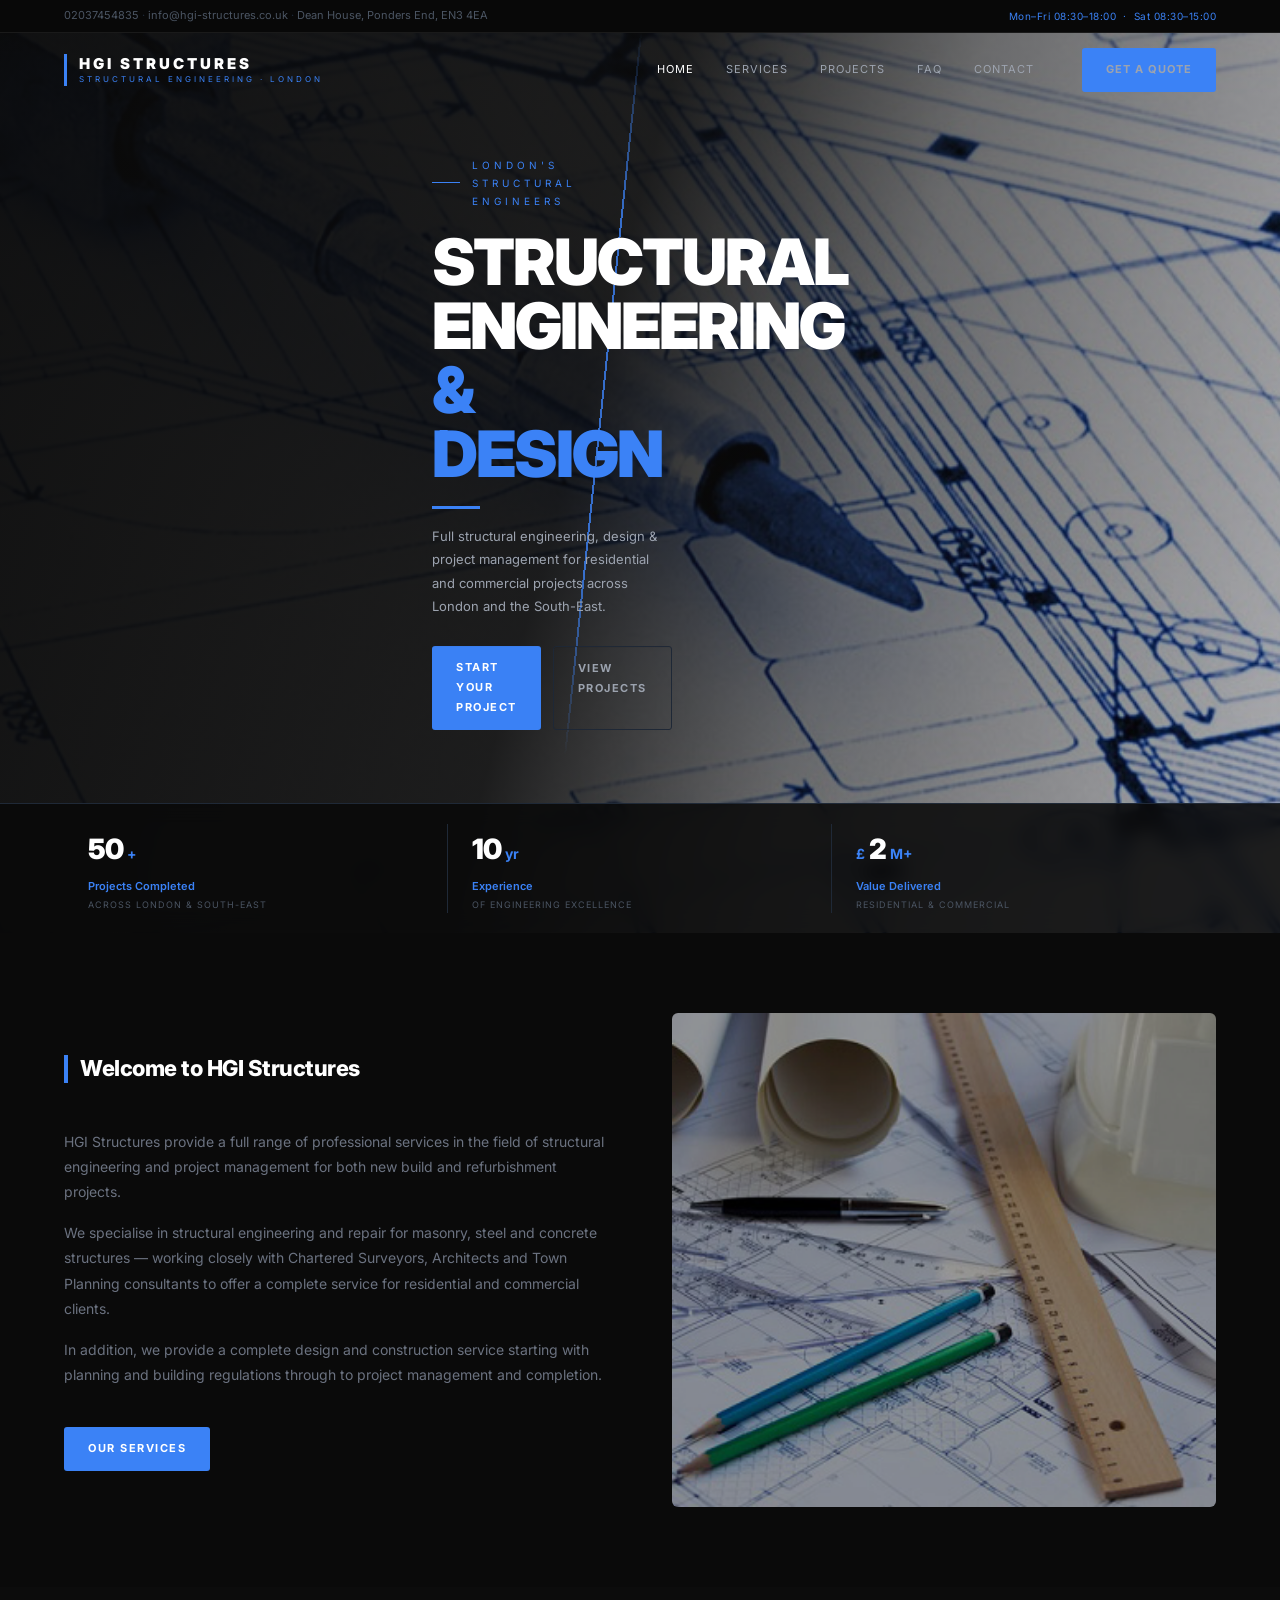
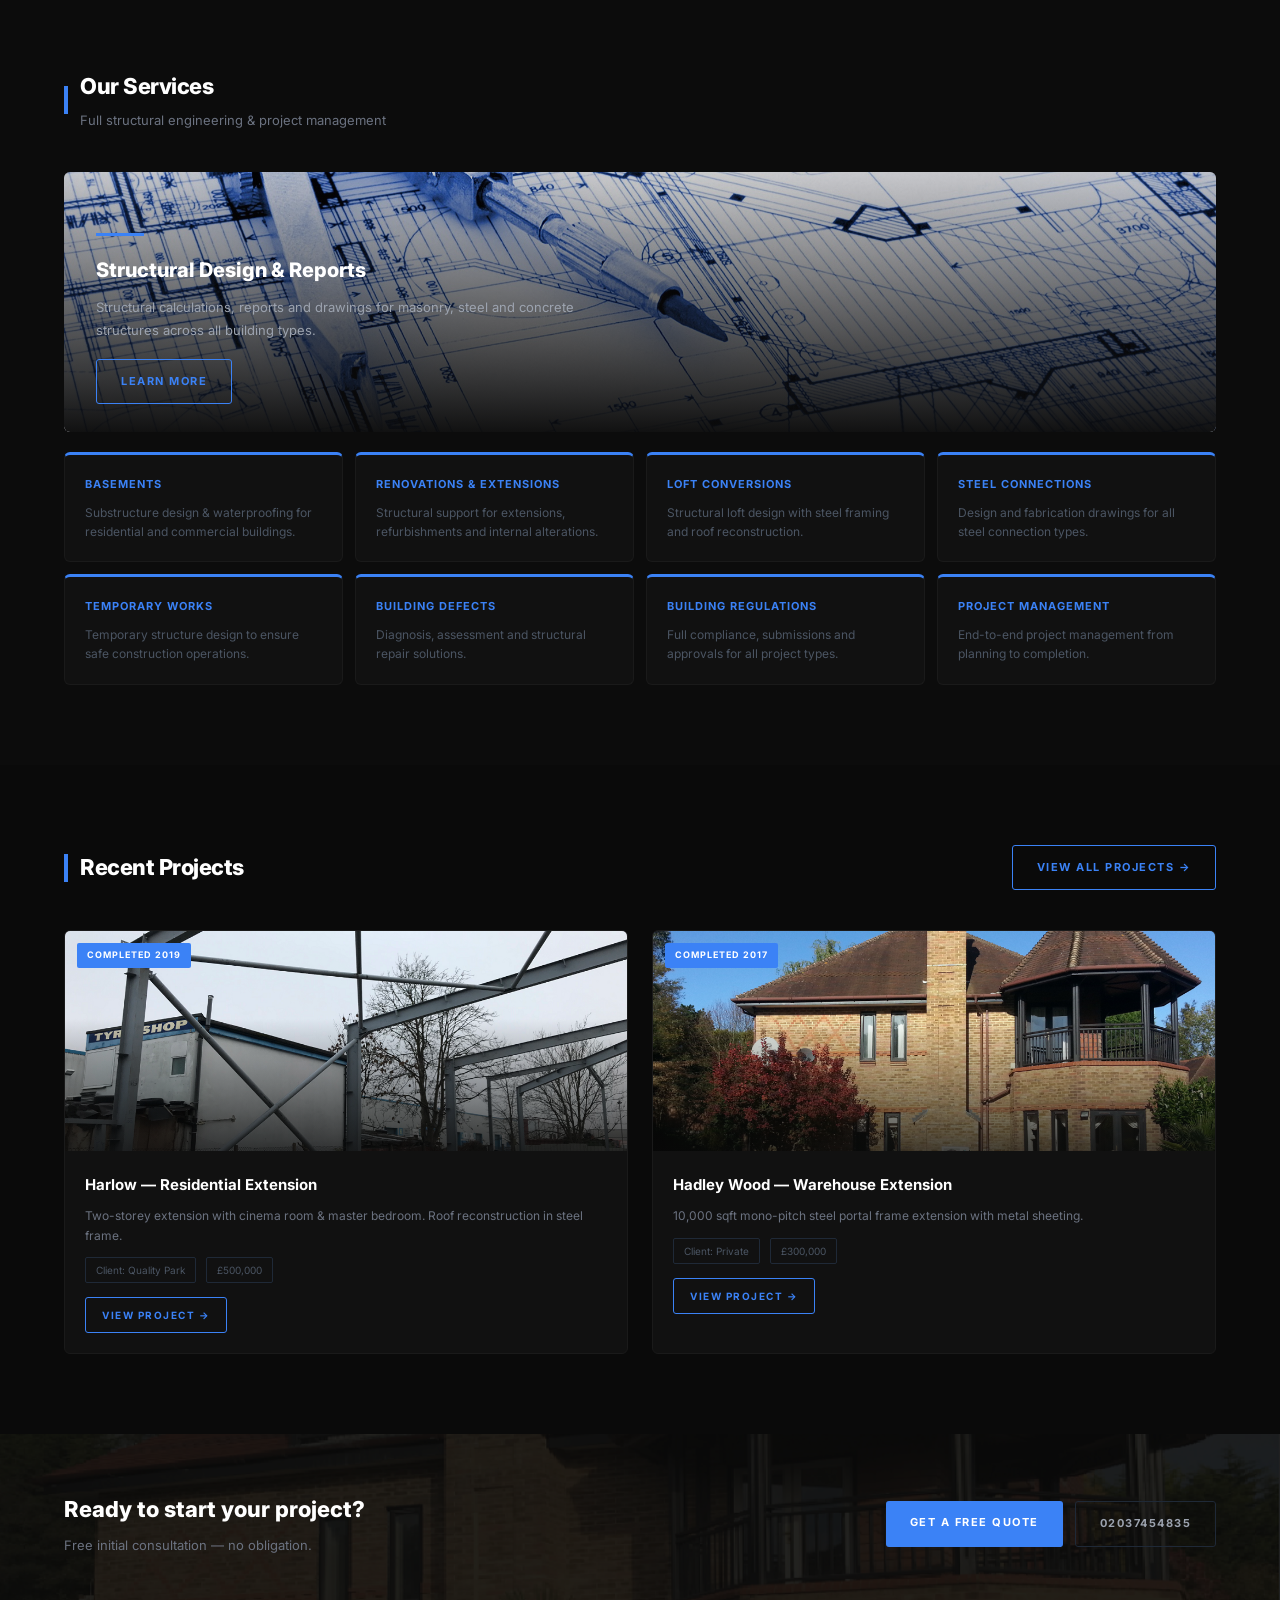
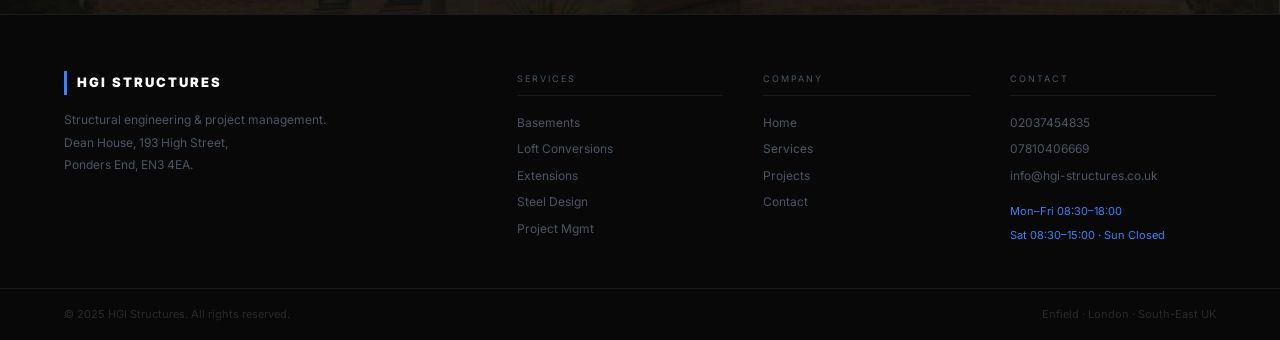
<file: index.html>
<!DOCTYPE html>
<html lang="en">
<head>
  <meta charset="UTF-8">
  <meta name="viewport" content="width=device-width, initial-scale=1.0">
  <title>HGI Structures | Structural Engineering &amp; Design — London</title>
  <meta name="description" content="HGI Structures provide full structural engineering, design and project management services across London and the South-East.">
  <!-- SEO Meta -->
  <meta name="robots" content="index, follow">
  <link rel="canonical" href="https://hgi-structures.co.uk/">
  <!-- Open Graph -->
  <meta property="og:type" content="website">
  <meta property="og:site_name" content="HGI Structures">
  <meta property="og:title" content="HGI Structures | Structural Engineering &amp; Design — London">
  <meta property="og:description" content="HGI Structures provide full structural engineering, design and project management services across London and the South-East.">
  <meta property="og:url" content="https://hgi-structures.co.uk/">
  <meta property="og:image" content="https://hgi-structures.co.uk/assets/images/arc-design-01-1.jpg">
  <meta property="og:image:width" content="1200">
  <meta property="og:image:height" content="630">
  <meta property="og:locale" content="en_GB">
  <!-- Twitter Card -->
  <meta name="twitter:card" content="summary_large_image">
  <meta name="twitter:title" content="HGI Structures | Structural Engineering &amp; Design — London">
  <meta name="twitter:description" content="HGI Structures provide full structural engineering, design and project management services across London and the South-East.">
  <meta name="twitter:image" content="https://hgi-structures.co.uk/assets/images/arc-design-01-1.jpg">
  <!-- JSON-LD Schema -->
  <script type="application/ld+json">
  [
    {
      "@context": "https://schema.org",
      "@type": "ProfessionalService",
      "@id": "https://hgi-structures.co.uk/#business",
      "name": "HGI Structures",
      "description": "Full structural engineering, design and project management for residential and commercial projects across London and the South-East.",
      "url": "https://hgi-structures.co.uk",
      "telephone": "+442037454835",
      "email": "info@hgi-structures.co.uk",
      "image": "https://hgi-structures.co.uk/assets/images/arc-design-01-1.jpg",
      "logo": "https://hgi-structures.co.uk/assets/images/logo.png",
      "priceRange": "££",
      "address": {
        "@type": "PostalAddress",
        "streetAddress": "Dean House, 193 High Street",
        "addressLocality": "Ponders End",
        "addressRegion": "Enfield",
        "postalCode": "EN3 4EA",
        "addressCountry": "GB"
      },
      "geo": {
        "@type": "GeoCoordinates",
        "latitude": 51.6454,
        "longitude": -0.0462
      },
      "openingHoursSpecification": [
        {"@type": "OpeningHoursSpecification", "dayOfWeek": ["Monday","Tuesday","Wednesday","Thursday","Friday"], "opens": "08:30", "closes": "18:00"},
        {"@type": "OpeningHoursSpecification", "dayOfWeek": ["Saturday"], "opens": "08:30", "closes": "15:00"}
      ],
      "areaServed": [
        {"@type": "City", "name": "London"},
        {"@type": "AdministrativeArea", "name": "South-East England"}
      ],
      "hasOfferCatalog": {
        "@type": "OfferCatalog",
        "name": "Structural Engineering Services",
        "itemListElement": [
          {"@type": "Offer", "itemOffered": {"@type": "Service", "name": "Basements & Substructure Design"}},
          {"@type": "Offer", "itemOffered": {"@type": "Service", "name": "Structural Design & Reports"}},
          {"@type": "Offer", "itemOffered": {"@type": "Service", "name": "Renovations & Extensions"}},
          {"@type": "Offer", "itemOffered": {"@type": "Service", "name": "Loft Conversions"}},
          {"@type": "Offer", "itemOffered": {"@type": "Service", "name": "Temporary Works Design"}},
          {"@type": "Offer", "itemOffered": {"@type": "Service", "name": "Steel Connections Design"}},
          {"@type": "Offer", "itemOffered": {"@type": "Service", "name": "Building Defects & Repairs"}},
          {"@type": "Offer", "itemOffered": {"@type": "Service", "name": "Building Regulations"}},
          {"@type": "Offer", "itemOffered": {"@type": "Service", "name": "Project Management"}}
        ]
      },
      "sameAs": []
    },
    {
      "@context": "https://schema.org",
      "@type": "WebSite",
      "url": "https://hgi-structures.co.uk",
      "name": "HGI Structures",
      "description": "Structural engineering & design — London and South-East UK"
    }
  ]
  </script>
  <link rel="icon" href="assets/images/image004.jpg">
  <link rel="preconnect" href="https://fonts.googleapis.com">
  <link href="https://fonts.googleapis.com/css2?family=Inter:wght@400;600;700;900&display=swap" rel="stylesheet">
  <link rel="stylesheet" href="https://cdn.jsdelivr.net/npm/aos@2.3.4/dist/aos.css">
  <link rel="stylesheet" href="css/style.css">
</head>
<body>

  <!-- TOP BAR -->
  <div class="top-bar">
    <div class="container">
      <div class="top-bar-left">
        <span>02037454835</span>
        <span>info@hgi-structures.co.uk</span>
        <span>Dean House, Ponders End, EN3 4EA</span>
      </div>
      <div class="top-bar-right">Mon–Fri 08:30–18:00 &nbsp;·&nbsp; Sat 08:30–15:00</div>
    </div>
  </div>

  <!-- NAVBAR -->
  <nav class="navbar at-top">
    <div class="container">
      <a href="index.html" class="navbar-logo">
        <div class="navbar-logo-bar"></div>
        <div class="navbar-logo-text">
          <div class="navbar-logo-name">HGI Structures</div>
          <div class="navbar-logo-sub">Structural Engineering · London</div>
        </div>
      </a>
      <div class="navbar-links">
        <a href="index.html" class="active">Home</a>
        <a href="services.html">Services</a>
        <a href="projects.html">Projects</a>
        <a href="faq.html">FAQ</a>
        <a href="contact.html">Contact</a>
        <a href="contact.html" class="btn btn-primary navbar-cta">Get a Quote</a>
      </div>
      <button class="hamburger" aria-label="Menu">
        <span></span><span></span><span></span>
      </button>
    </div>
    <div class="mobile-nav">
      <a href="index.html">Home</a>
      <a href="services.html">Services</a>
      <a href="projects.html">Projects</a>
      <a href="faq.html">FAQ</a>
      <a href="contact.html">Contact</a>
      <a href="contact.html" class="btn btn-primary" style="margin-top:12px">Get a Quote</a>
    </div>
  </nav>

  <main>

    <!-- HERO -->
    <section class="hero">
      <img src="assets/images/arc-design-01-1.jpg" alt="Structural engineering" class="hero-bg">
      <div class="hero-overlay"></div>
      <div class="hero-line"></div>

      <div class="container hero-content">
        <div class="hero-left">
          <div class="hero-label">
            <span class="hero-label-line"></span>
            London's Structural Engineers
          </div>
          <h1 class="hero-title">
            Structural<br>
            Engineering<br>
            <span class="hero-title-accent">&amp; Design</span>
          </h1>
          <div class="divider-blue"></div>
          <p class="hero-desc">Full structural engineering, design &amp; project management for residential and commercial projects across London and the South-East.</p>
          <div class="hero-ctas">
            <a href="contact.html" class="btn btn-primary">Start Your Project</a>
            <a href="projects.html" class="btn btn-ghost">View Projects</a>
          </div>
        </div>
      </div>

      <div class="hero-stats">
        <div class="container">
          <div class="stats-grid">
            <div class="stat">
              <span class="stat-number" data-target="50">0</span>
              <span class="stat-suffix">+</span>
              <div class="stat-label">Projects Completed</div>
              <div class="stat-sub">Across London &amp; South-East</div>
            </div>
            <div class="stat">
              <span class="stat-number" data-target="10">0</span>
              <span class="stat-suffix">yr</span>
              <div class="stat-label">Experience</div>
              <div class="stat-sub">Of Engineering Excellence</div>
            </div>
            <div class="stat">
              <span class="stat-prefix">£</span>
              <span class="stat-number" data-target="2">0</span>
              <span class="stat-suffix">M+</span>
              <div class="stat-label">Value Delivered</div>
              <div class="stat-sub">Residential &amp; Commercial</div>
            </div>
          </div>
        </div>
      </div>
    </section>

    <!-- ABOUT -->
    <section class="section about-section">
      <div class="container">
        <div class="about-grid">
          <div class="about-text" data-aos="fade-right">
            <div class="section-header">
              <div class="section-bar"></div>
              <div>
                <div class="section-title">Welcome to HGI Structures</div>
              </div>
            </div>
            <p>HGI Structures provide a full range of professional services in the field of structural engineering and project management for both new build and refurbishment projects.</p>
            <p>We specialise in structural engineering and repair for masonry, steel and concrete structures — working closely with Chartered Surveyors, Architects and Town Planning consultants to offer a complete service for residential and commercial clients.</p>
            <p>In addition, we provide a complete design and construction service starting with planning and building regulations through to project management and completion.</p>
            <a href="services.html" class="btn btn-primary" style="margin-top:24px">Our Services</a>
          </div>
          <div class="about-image" data-aos="fade-left">
            <img src="assets/images/A.png" alt="HGI Structures">
          </div>
        </div>
      </div>
    </section>

    <!-- SERVICES -->
    <section class="section services-section" style="background:var(--bg-mid)">
      <div class="container">
        <div class="section-header">
          <div class="section-bar"></div>
          <div>
            <div class="section-title">Our Services</div>
            <div class="section-subtitle">Full structural engineering &amp; project management</div>
          </div>
        </div>

        <!-- Featured card -->
        <div class="service-featured" data-aos="fade-up">
          <img src="assets/images/arc-design-01-1.jpg" alt="Structural Design" class="service-featured-bg">
          <div class="service-featured-overlay"></div>
          <div class="service-featured-content">
            <div class="divider-blue" style="opacity:1"></div>
            <h3>Structural Design &amp; Reports</h3>
            <p>Structural calculations, reports and drawings for masonry, steel and concrete structures across all building types.</p>
            <a href="services.html" class="btn btn-outline" style="margin-top:16px">Learn More</a>
          </div>
        </div>

        <!-- 8-service grid -->
        <div class="services-grid">
          <div class="service-card" data-aos="fade-up" data-aos-delay="0">
            <h4>Basements</h4>
            <p>Substructure design &amp; waterproofing for residential and commercial buildings.</p>
          </div>
          <div class="service-card" data-aos="fade-up" data-aos-delay="50">
            <h4>Renovations &amp; Extensions</h4>
            <p>Structural support for extensions, refurbishments and internal alterations.</p>
          </div>
          <div class="service-card" data-aos="fade-up" data-aos-delay="100">
            <h4>Loft Conversions</h4>
            <p>Structural loft design with steel framing and roof reconstruction.</p>
          </div>
          <div class="service-card" data-aos="fade-up" data-aos-delay="150">
            <h4>Steel Connections</h4>
            <p>Design and fabrication drawings for all steel connection types.</p>
          </div>
          <div class="service-card" data-aos="fade-up" data-aos-delay="200">
            <h4>Temporary Works</h4>
            <p>Temporary structure design to ensure safe construction operations.</p>
          </div>
          <div class="service-card" data-aos="fade-up" data-aos-delay="250">
            <h4>Building Defects</h4>
            <p>Diagnosis, assessment and structural repair solutions.</p>
          </div>
          <div class="service-card" data-aos="fade-up" data-aos-delay="300">
            <h4>Building Regulations</h4>
            <p>Full compliance, submissions and approvals for all project types.</p>
          </div>
          <div class="service-card" data-aos="fade-up" data-aos-delay="350">
            <h4>Project Management</h4>
            <p>End-to-end project management from planning to completion.</p>
          </div>
        </div>
      </div>
    </section>

    <!-- PROJECTS PREVIEW -->
    <section class="section projects-section">
      <div class="container">
        <div class="section-header" style="justify-content:space-between">
          <div style="display:flex;align-items:center;gap:12px">
            <div class="section-bar"></div>
            <div class="section-title">Recent Projects</div>
          </div>
          <a href="projects.html" class="btn btn-outline">View All Projects →</a>
        </div>

        <div class="projects-grid">
          <div class="project-card" data-aos="fade-right">
            <div class="project-card-img">
              <img src="assets/images/image007-1.png" alt="Harlow project">
              <div class="project-card-overlay"></div>
              <span class="project-badge">Completed 2019</span>
            </div>
            <div class="project-card-body">
              <h3>Harlow — Residential Extension</h3>
              <p>Two-storey extension with cinema room &amp; master bedroom. Roof reconstruction in steel frame.</p>
              <div class="project-meta">
                <span>Client: Quality Park</span>
                <span>£500,000</span>
              </div>
              <a href="projects.html" class="btn btn-outline" style="margin-top:14px;font-size:10px;padding:8px 16px">View Project →</a>
            </div>
          </div>

          <div class="project-card" data-aos="fade-left">
            <div class="project-card-img">
              <img src="assets/images/image007.png" alt="Hadley Wood project">
              <div class="project-card-overlay"></div>
              <span class="project-badge">Completed 2017</span>
            </div>
            <div class="project-card-body">
              <h3>Hadley Wood — Warehouse Extension</h3>
              <p>10,000 sqft mono-pitch steel portal frame extension with metal sheeting.</p>
              <div class="project-meta">
                <span>Client: Private</span>
                <span>£300,000</span>
              </div>
              <a href="projects.html" class="btn btn-outline" style="margin-top:14px;font-size:10px;padding:8px 16px">View Project →</a>
            </div>
          </div>
        </div>
      </div>
    </section>

    <!-- CTA BANNER -->
    <section class="cta-section">
      <img src="assets/images/image009-1.png" alt="" class="cta-bg">
      <div class="cta-overlay"></div>
      <div class="container cta-content" data-aos="fade-up">
        <div>
          <h2>Ready to start your project?</h2>
          <p>Free initial consultation — no obligation.</p>
        </div>
        <div class="cta-actions">
          <a href="contact.html" class="btn btn-primary">Get a Free Quote</a>
          <a href="tel:02037454835" class="btn btn-ghost">02037454835</a>
        </div>
      </div>
    </section>

  </main>

  <!-- FOOTER -->
  <footer class="footer">
    <div class="container">
      <div class="footer-grid">
        <div>
          <div class="footer-brand">
            <div class="footer-brand-bar"></div>
            <div class="footer-brand-name">HGI Structures</div>
          </div>
          <p class="footer-desc">Structural engineering &amp; project management.<br>Dean House, 193 High Street,<br>Ponders End, EN3 4EA.</p>
        </div>
        <div class="footer-col">
          <div class="footer-col-title">Services</div>
          <a href="services.html">Basements</a>
          <a href="services.html">Loft Conversions</a>
          <a href="services.html">Extensions</a>
          <a href="services.html">Steel Design</a>
          <a href="services.html">Project Mgmt</a>
        </div>
        <div class="footer-col">
          <div class="footer-col-title">Company</div>
          <a href="index.html">Home</a>
          <a href="services.html">Services</a>
          <a href="projects.html">Projects</a>
          <a href="contact.html">Contact</a>
        </div>
        <div class="footer-col">
          <div class="footer-col-title">Contact</div>
          <p>02037454835</p>
          <p>07810406669</p>
          <p>info@hgi-structures.co.uk</p>
          <p class="hours">Mon–Fri 08:30–18:00<br>Sat 08:30–15:00 · Sun Closed</p>
        </div>
      </div>
    </div>
    <div class="footer-bottom">
      <div class="container" style="display:flex;justify-content:space-between;align-items:center;width:100%">
        <span class="footer-copy">© 2025 HGI Structures. All rights reserved.</span>
        <span class="footer-copy">Enfield · London · South-East UK</span>
      </div>
    </div>
  </footer>

  <script src="https://cdn.jsdelivr.net/npm/aos@2.3.4/dist/aos.js"></script>
  <script src="https://cdn.jsdelivr.net/npm/gsap@3.12.5/dist/gsap.min.js"></script>
  <script src="js/main.js"></script>
</body>
</html>
</file>
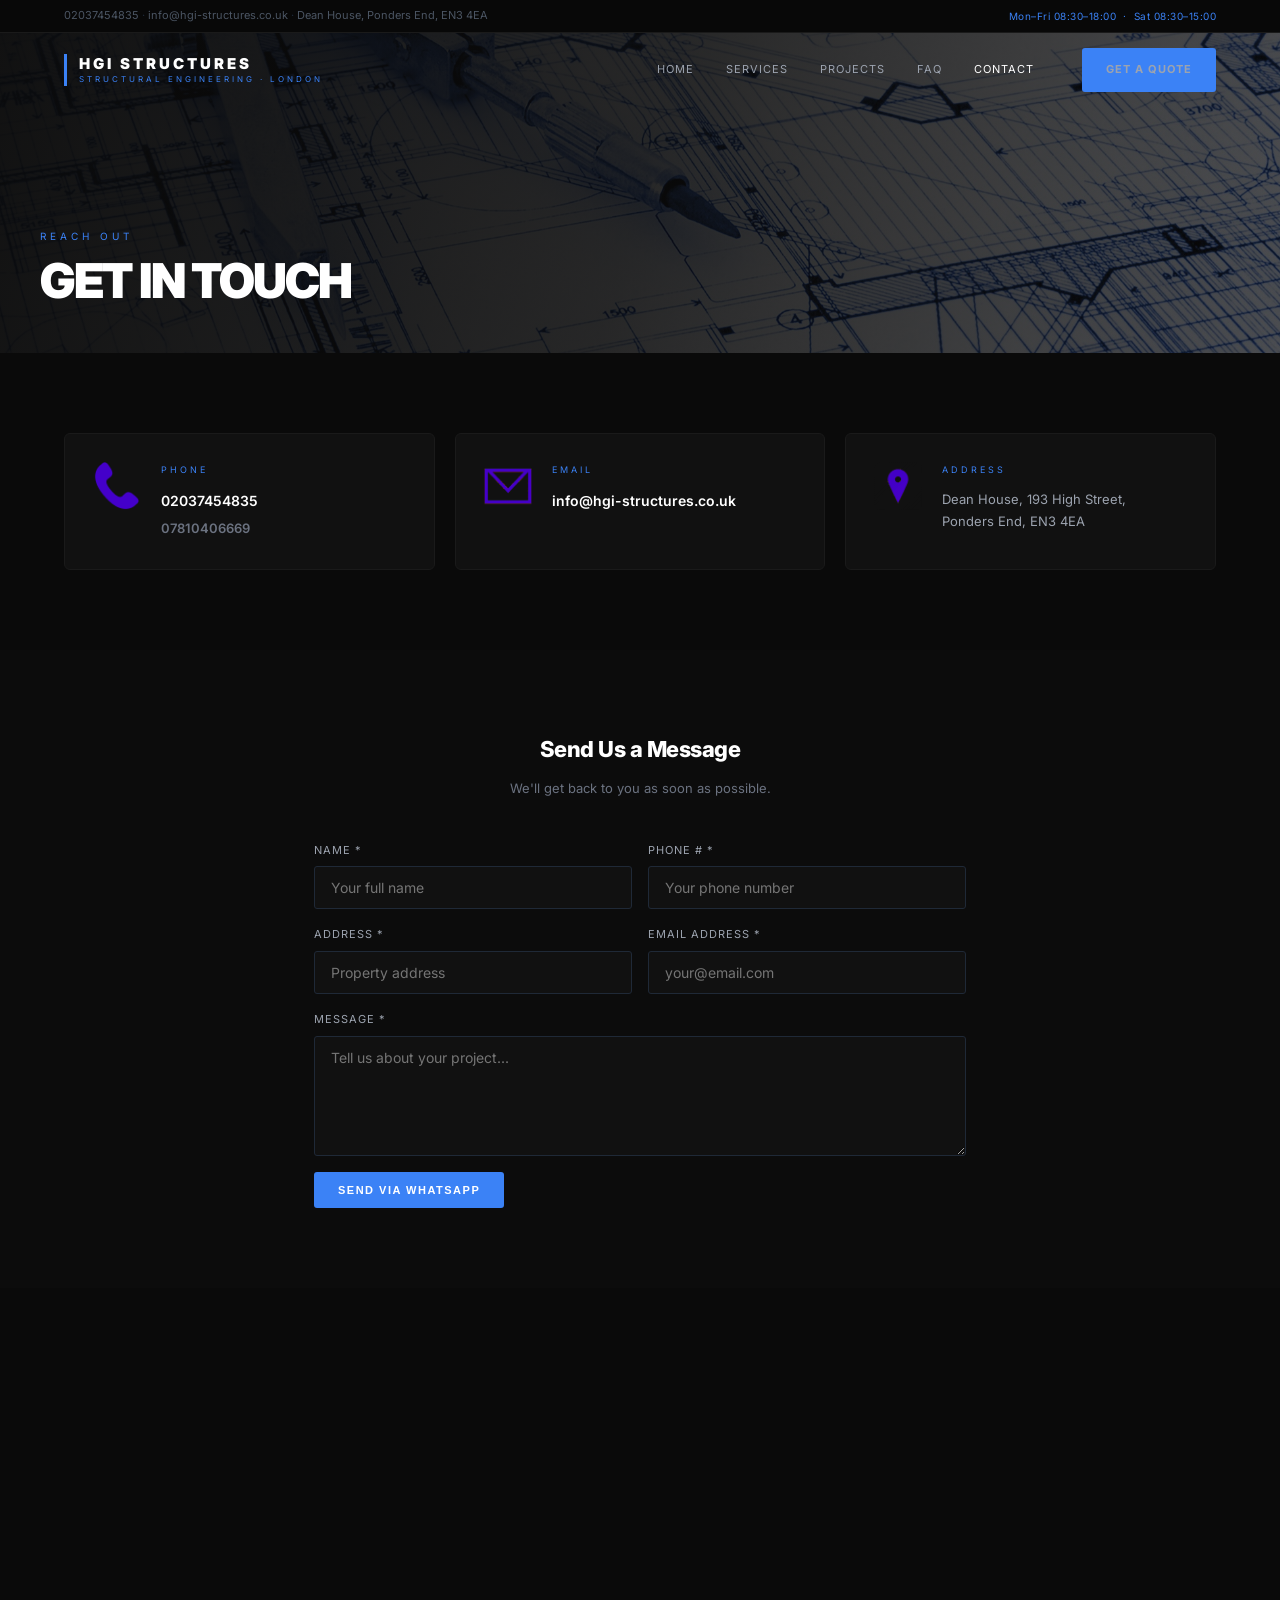
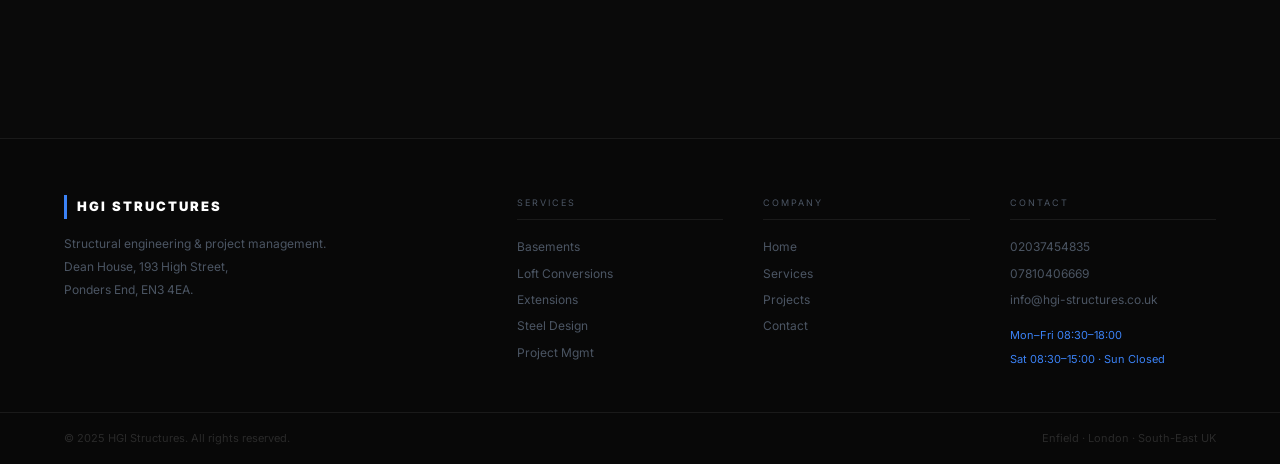
<file: contact.html>
<!DOCTYPE html>
<html lang="en">
<head>
  <meta charset="UTF-8">
  <meta name="viewport" content="width=device-width, initial-scale=1.0">
  <title>Contact | HGI Structures — Get In Touch</title>
  <meta name="description" content="Contact HGI Structures for structural engineering enquiries. Call 02037454835 or email info@hgi-structures.co.uk.">
  <!-- SEO Meta -->
  <meta name="robots" content="index, follow">
  <link rel="canonical" href="https://hgi-structures.co.uk/contact.html">
  <!-- Open Graph -->
  <meta property="og:type" content="website">
  <meta property="og:site_name" content="HGI Structures">
  <meta property="og:title" content="Contact | HGI Structures — Get In Touch">
  <meta property="og:description" content="Contact HGI Structures for structural engineering enquiries. Call 02037454835 or email info@hgi-structures.co.uk.">
  <meta property="og:url" content="https://hgi-structures.co.uk/contact.html">
  <meta property="og:image" content="https://hgi-structures.co.uk/assets/images/arc-design-01-1.jpg">
  <meta property="og:image:width" content="1200">
  <meta property="og:image:height" content="630">
  <meta property="og:locale" content="en_GB">
  <!-- Twitter Card -->
  <meta name="twitter:card" content="summary_large_image">
  <meta name="twitter:title" content="Contact | HGI Structures — Get In Touch">
  <meta name="twitter:description" content="Contact HGI Structures for structural engineering enquiries. Call 02037454835 or email info@hgi-structures.co.uk.">
  <meta name="twitter:image" content="https://hgi-structures.co.uk/assets/images/arc-design-01-1.jpg">
  <!-- JSON-LD Schema -->
  <script type="application/ld+json">
  [
    {
      "@context": "https://schema.org",
      "@type": "ProfessionalService",
      "@id": "https://hgi-structures.co.uk/#business",
      "name": "HGI Structures",
      "description": "Full structural engineering, design and project management for residential and commercial projects across London and the South-East.",
      "url": "https://hgi-structures.co.uk",
      "telephone": "+442037454835",
      "email": "info@hgi-structures.co.uk",
      "image": "https://hgi-structures.co.uk/assets/images/arc-design-01-1.jpg",
      "logo": "https://hgi-structures.co.uk/assets/images/logo.png",
      "priceRange": "££",
      "address": {
        "@type": "PostalAddress",
        "streetAddress": "Dean House, 193 High Street",
        "addressLocality": "Ponders End",
        "addressRegion": "Enfield",
        "postalCode": "EN3 4EA",
        "addressCountry": "GB"
      },
      "geo": {
        "@type": "GeoCoordinates",
        "latitude": 51.6454,
        "longitude": -0.0462
      },
      "openingHoursSpecification": [
        {"@type": "OpeningHoursSpecification", "dayOfWeek": ["Monday","Tuesday","Wednesday","Thursday","Friday"], "opens": "08:30", "closes": "18:00"},
        {"@type": "OpeningHoursSpecification", "dayOfWeek": ["Saturday"], "opens": "08:30", "closes": "15:00"}
      ],
      "areaServed": [
        {"@type": "City", "name": "London"},
        {"@type": "AdministrativeArea", "name": "South-East England"}
      ],
      "hasOfferCatalog": {
        "@type": "OfferCatalog",
        "name": "Structural Engineering Services",
        "itemListElement": [
          {"@type": "Offer", "itemOffered": {"@type": "Service", "name": "Basements & Substructure Design"}},
          {"@type": "Offer", "itemOffered": {"@type": "Service", "name": "Structural Design & Reports"}},
          {"@type": "Offer", "itemOffered": {"@type": "Service", "name": "Renovations & Extensions"}},
          {"@type": "Offer", "itemOffered": {"@type": "Service", "name": "Loft Conversions"}},
          {"@type": "Offer", "itemOffered": {"@type": "Service", "name": "Temporary Works Design"}},
          {"@type": "Offer", "itemOffered": {"@type": "Service", "name": "Steel Connections Design"}},
          {"@type": "Offer", "itemOffered": {"@type": "Service", "name": "Building Defects & Repairs"}},
          {"@type": "Offer", "itemOffered": {"@type": "Service", "name": "Building Regulations"}},
          {"@type": "Offer", "itemOffered": {"@type": "Service", "name": "Project Management"}}
        ]
      },
      "sameAs": []
    },
    {
      "@context": "https://schema.org",
      "@type": "BreadcrumbList",
      "itemListElement": [
        {"@type": "ListItem", "position": 1, "name": "Home", "item": "https://hgi-structures.co.uk/"},
        {"@type": "ListItem", "position": 2, "name": "Contact", "item": "https://hgi-structures.co.uk/contact.html"}
      ]
    }
  ]
  </script>
  <link rel="icon" href="assets/images/image004.jpg">
  <link rel="preconnect" href="https://fonts.googleapis.com">
  <link href="https://fonts.googleapis.com/css2?family=Inter:wght@400;600;700;900&display=swap" rel="stylesheet">
  <link rel="stylesheet" href="https://cdn.jsdelivr.net/npm/aos@2.3.4/dist/aos.css">
  <link rel="stylesheet" href="css/style.css">
</head>
<body>

  <!-- TOP BAR -->
  <div class="top-bar">
    <div class="container">
      <div class="top-bar-left">
        <span>02037454835</span>
        <span>info@hgi-structures.co.uk</span>
        <span>Dean House, Ponders End, EN3 4EA</span>
      </div>
      <div class="top-bar-right">Mon–Fri 08:30–18:00 &nbsp;·&nbsp; Sat 08:30–15:00</div>
    </div>
  </div>

  <!-- NAVBAR -->
  <nav class="navbar at-top">
    <div class="container">
      <a href="index.html" class="navbar-logo">
        <div class="navbar-logo-bar"></div>
        <div class="navbar-logo-text">
          <div class="navbar-logo-name">HGI Structures</div>
          <div class="navbar-logo-sub">Structural Engineering · London</div>
        </div>
      </a>
      <div class="navbar-links">
        <a href="index.html">Home</a>
        <a href="services.html">Services</a>
        <a href="projects.html">Projects</a>
        <a href="faq.html">FAQ</a>
        <a href="contact.html" class="active">Contact</a>
        <a href="contact.html" class="btn btn-primary navbar-cta">Get a Quote</a>
      </div>
      <button class="hamburger" aria-label="Menu">
        <span></span><span></span><span></span>
      </button>
    </div>
    <div class="mobile-nav">
      <a href="index.html">Home</a>
      <a href="services.html">Services</a>
      <a href="projects.html">Projects</a>
      <a href="faq.html">FAQ</a>
      <a href="contact.html">Contact</a>
      <a href="contact.html" class="btn btn-primary" style="margin-top:12px">Get a Quote</a>
    </div>
  </nav>

  <main>

    <!-- Page Hero -->
    <section class="page-hero">
      <img src="assets/images/arc-design-01-1.jpg" alt="Contact" class="page-hero-bg">
      <div class="page-hero-overlay"></div>
      <div class="container page-hero-content">
        <div class="label">Reach Out</div>
        <h1>Get In Touch</h1>
      </div>
    </section>

    <!-- Contact Info Cards -->
    <section class="section">
      <div class="container">
        <div class="contact-cards">
          <div class="contact-card" data-aos="fade-up" data-aos-delay="0">
            <img src="assets/images/phone.png" alt="Phone">
            <div class="contact-card-body">
              <div class="contact-card-label">Phone</div>
              <a href="tel:02037454835">02037454835</a>
              <a href="tel:07810406669" style="color:var(--text-muted);font-size:13px">07810406669</a>
            </div>
          </div>
          <div class="contact-card" data-aos="fade-up" data-aos-delay="100">
            <img src="assets/images/email.png" alt="Email">
            <div class="contact-card-body">
              <div class="contact-card-label">Email</div>
              <a href="mailto:info@hgi-structures.co.uk">info@hgi-structures.co.uk</a>
            </div>
          </div>
          <div class="contact-card" data-aos="fade-up" data-aos-delay="200">
            <img src="assets/images/address.png" alt="Address">
            <div class="contact-card-body">
              <div class="contact-card-label">Address</div>
              <p>Dean House, 193 High Street,<br>Ponders End, EN3 4EA</p>
            </div>
          </div>
        </div>
      </div>
    </section>

    <!-- Contact Form -->
    <section class="section contact-form-section" style="background:var(--bg-mid)">
      <div class="container" style="max-width:700px">
        <div class="section-header" style="justify-content:center;text-align:center;flex-direction:column;align-items:center;gap:8px">
          <div class="section-title">Send Us a Message</div>
          <p style="color:var(--text-muted);font-size:13px">We'll get back to you as soon as possible.</p>
        </div>
        <form class="contact-form" id="contactForm">
          <div class="form-row">
            <div class="form-group">
              <label for="name">Name *</label>
              <input type="text" id="name" name="name" placeholder="Your full name" required>
            </div>
            <div class="form-group">
              <label for="phone">Phone # *</label>
              <input type="tel" id="phone" name="phone" placeholder="Your phone number" required>
            </div>
          </div>
          <div class="form-row">
            <div class="form-group">
              <label for="address">Address *</label>
              <input type="text" id="address" name="address" placeholder="Property address" required>
            </div>
            <div class="form-group">
              <label for="email">Email Address *</label>
              <input type="email" id="email" name="email" placeholder="your@email.com" required>
            </div>
          </div>
          <div class="form-group">
            <label for="message">Message *</label>
            <textarea id="message" name="message" rows="5" placeholder="Tell us about your project..." required></textarea>
          </div>
          <div class="form-footer">
            <button type="submit" class="btn btn-primary">Send via WhatsApp</button>
            <p class="form-status" id="formStatus"></p>
          </div>
        </form>
      </div>
    </section>

    <!-- Map -->
    <section class="map-section">
      <iframe
        src="https://www.google.com/maps/embed?pb=!1m14!1m8!1m3!1d9903.152473662725!2d-0.046207!3d51.6454053!3m2!1i1024!2i768!4f13.1!3m3!1m2!1s0x0%3A0x17fab7919b5f1c61!2sDean%20House!5e0!3m2!1sen!2s!4v1567152314044!5m2!1sen!2s"
        width="100%" height="450" frameborder="0" style="border:0;display:block" allowfullscreen loading="lazy">
      </iframe>
    </section>

  </main>

  <!-- FOOTER -->
  <footer class="footer">
    <div class="container">
      <div class="footer-grid">
        <div>
          <div class="footer-brand">
            <div class="footer-brand-bar"></div>
            <div class="footer-brand-name">HGI Structures</div>
          </div>
          <p class="footer-desc">Structural engineering &amp; project management.<br>Dean House, 193 High Street,<br>Ponders End, EN3 4EA.</p>
        </div>
        <div class="footer-col">
          <div class="footer-col-title">Services</div>
          <a href="services.html">Basements</a>
          <a href="services.html">Loft Conversions</a>
          <a href="services.html">Extensions</a>
          <a href="services.html">Steel Design</a>
          <a href="services.html">Project Mgmt</a>
        </div>
        <div class="footer-col">
          <div class="footer-col-title">Company</div>
          <a href="index.html">Home</a>
          <a href="services.html">Services</a>
          <a href="projects.html">Projects</a>
          <a href="contact.html">Contact</a>
        </div>
        <div class="footer-col">
          <div class="footer-col-title">Contact</div>
          <p>02037454835</p>
          <p>07810406669</p>
          <p>info@hgi-structures.co.uk</p>
          <p class="hours">Mon–Fri 08:30–18:00<br>Sat 08:30–15:00 · Sun Closed</p>
        </div>
      </div>
    </div>
    <div class="footer-bottom">
      <div class="container" style="display:flex;justify-content:space-between;align-items:center;width:100%">
        <span class="footer-copy">© 2025 HGI Structures. All rights reserved.</span>
        <span class="footer-copy">Enfield · London · South-East UK</span>
      </div>
    </div>
  </footer>

  <script src="https://cdn.jsdelivr.net/npm/aos@2.3.4/dist/aos.js"></script>
  <script src="https://cdn.jsdelivr.net/npm/gsap@3.12.5/dist/gsap.min.js"></script>
  <script src="js/main.js"></script>
</body>
</html>
</file>
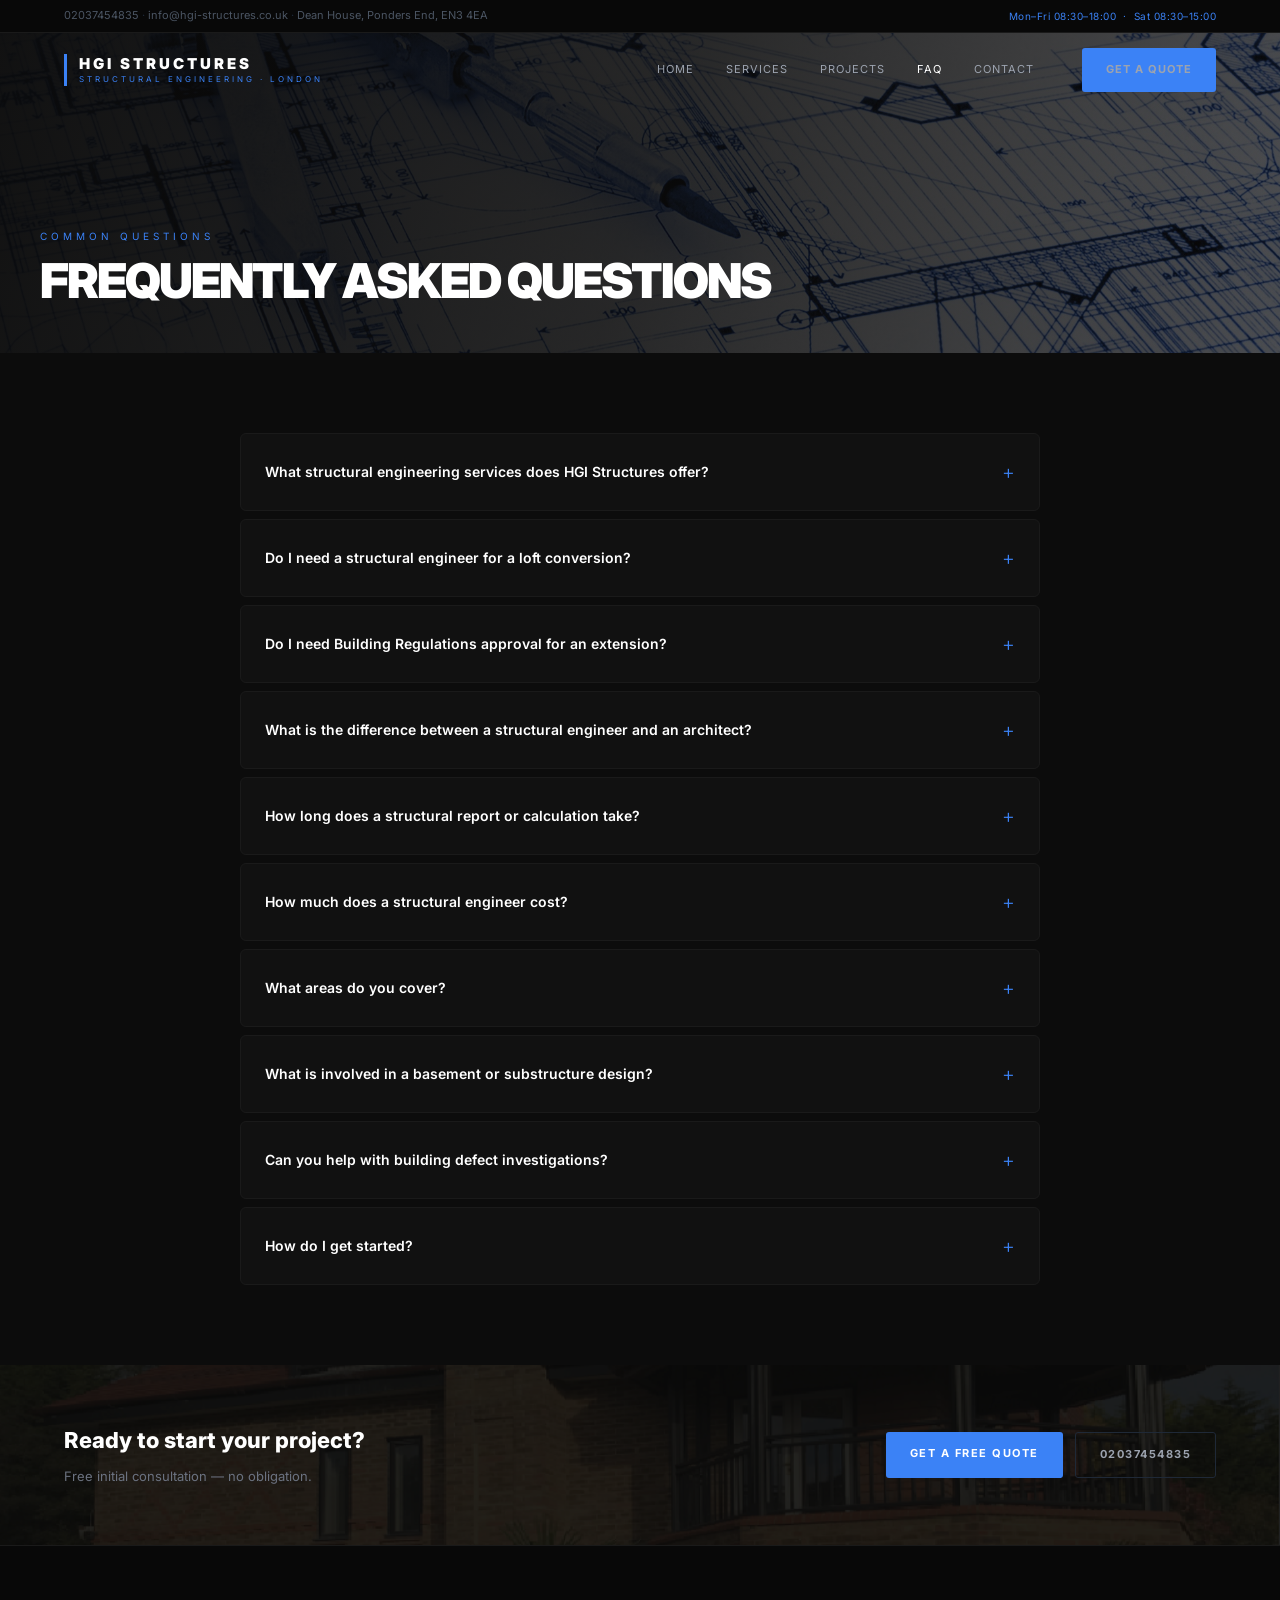
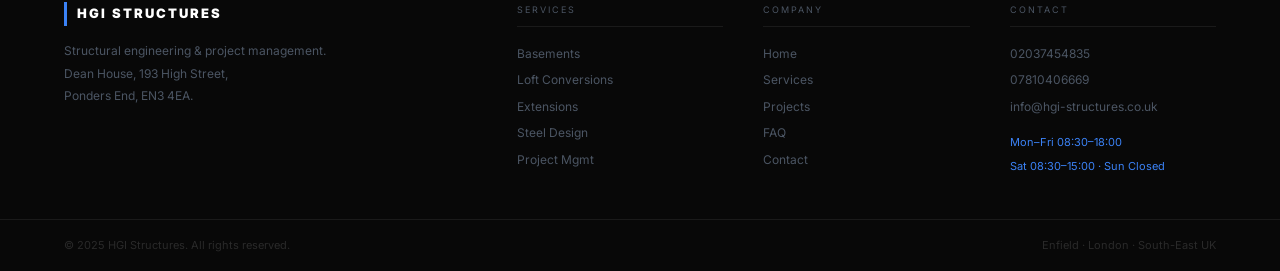
<file: faq.html>
<!DOCTYPE html>
<html lang="en">
<head>
  <meta charset="UTF-8">
  <meta name="viewport" content="width=device-width, initial-scale=1.0">
  <title>FAQ | HGI Structures — Structural Engineering Questions</title>
  <meta name="description" content="Frequently asked questions about structural engineering services, loft conversions, extensions, building regulations and more from HGI Structures, London.">
  <!-- SEO Meta -->
  <meta name="robots" content="index, follow">
  <link rel="canonical" href="https://hgi-structures.co.uk/faq.html">
  <!-- Open Graph -->
  <meta property="og:type" content="website">
  <meta property="og:site_name" content="HGI Structures">
  <meta property="og:title" content="FAQ | HGI Structures — Structural Engineering Questions">
  <meta property="og:description" content="Frequently asked questions about structural engineering services, loft conversions, extensions, building regulations and more from HGI Structures, London.">
  <meta property="og:url" content="https://hgi-structures.co.uk/faq.html">
  <meta property="og:image" content="https://hgi-structures.co.uk/assets/images/arc-design-01-1.jpg">
  <meta property="og:image:width" content="1200">
  <meta property="og:image:height" content="630">
  <meta property="og:locale" content="en_GB">
  <!-- Twitter Card -->
  <meta name="twitter:card" content="summary_large_image">
  <meta name="twitter:title" content="FAQ | HGI Structures — Structural Engineering Questions">
  <meta name="twitter:description" content="Frequently asked questions about structural engineering services, loft conversions, extensions, building regulations and more from HGI Structures, London.">
  <meta name="twitter:image" content="https://hgi-structures.co.uk/assets/images/arc-design-01-1.jpg">
  <!-- JSON-LD Schema -->
  <script type="application/ld+json">
  [
    {
      "@context": "https://schema.org",
      "@type": "ProfessionalService",
      "@id": "https://hgi-structures.co.uk/#business",
      "name": "HGI Structures",
      "description": "Full structural engineering, design and project management for residential and commercial projects across London and the South-East.",
      "url": "https://hgi-structures.co.uk",
      "telephone": "+442037454835",
      "email": "info@hgi-structures.co.uk",
      "image": "https://hgi-structures.co.uk/assets/images/arc-design-01-1.jpg",
      "logo": "https://hgi-structures.co.uk/assets/images/logo.png",
      "priceRange": "££",
      "address": {
        "@type": "PostalAddress",
        "streetAddress": "Dean House, 193 High Street",
        "addressLocality": "Ponders End",
        "addressRegion": "Enfield",
        "postalCode": "EN3 4EA",
        "addressCountry": "GB"
      },
      "geo": {
        "@type": "GeoCoordinates",
        "latitude": 51.6454,
        "longitude": -0.0462
      },
      "openingHoursSpecification": [
        {"@type": "OpeningHoursSpecification", "dayOfWeek": ["Monday","Tuesday","Wednesday","Thursday","Friday"], "opens": "08:30", "closes": "18:00"},
        {"@type": "OpeningHoursSpecification", "dayOfWeek": ["Saturday"], "opens": "08:30", "closes": "15:00"}
      ],
      "areaServed": [
        {"@type": "City", "name": "London"},
        {"@type": "AdministrativeArea", "name": "South-East England"}
      ],
      "hasOfferCatalog": {
        "@type": "OfferCatalog",
        "name": "Structural Engineering Services",
        "itemListElement": [
          {"@type": "Offer", "itemOffered": {"@type": "Service", "name": "Basements & Substructure Design"}},
          {"@type": "Offer", "itemOffered": {"@type": "Service", "name": "Structural Design & Reports"}},
          {"@type": "Offer", "itemOffered": {"@type": "Service", "name": "Renovations & Extensions"}},
          {"@type": "Offer", "itemOffered": {"@type": "Service", "name": "Loft Conversions"}},
          {"@type": "Offer", "itemOffered": {"@type": "Service", "name": "Temporary Works Design"}},
          {"@type": "Offer", "itemOffered": {"@type": "Service", "name": "Steel Connections Design"}},
          {"@type": "Offer", "itemOffered": {"@type": "Service", "name": "Building Defects & Repairs"}},
          {"@type": "Offer", "itemOffered": {"@type": "Service", "name": "Building Regulations"}},
          {"@type": "Offer", "itemOffered": {"@type": "Service", "name": "Project Management"}}
        ]
      },
      "sameAs": []
    },
    {
      "@context": "https://schema.org",
      "@type": "BreadcrumbList",
      "itemListElement": [
        {"@type": "ListItem", "position": 1, "name": "Home", "item": "https://hgi-structures.co.uk/"},
        {"@type": "ListItem", "position": 2, "name": "FAQ", "item": "https://hgi-structures.co.uk/faq.html"}
      ]
    },
    {
      "@context": "https://schema.org",
      "@type": "FAQPage",
      "mainEntity": [
        {
          "@type": "Question",
          "name": "What structural engineering services does HGI Structures offer?",
          "acceptedAnswer": {"@type": "Answer", "text": "We offer a full range of structural engineering services including basements and substructure design, structural design and reports, renovations and extensions, loft conversions, temporary works design, steel connections design and fabrication drawings, building defects and repair solutions, building regulations submissions, and end-to-end project management."}
        },
        {
          "@type": "Question",
          "name": "Do I need a structural engineer for a loft conversion?",
          "acceptedAnswer": {"@type": "Answer", "text": "Yes, in most cases. A structural engineer is required to design the new steel beam arrangements, assess the existing roof structure and floor capacity, and produce drawings and calculations for Building Regulations approval."}
        },
        {
          "@type": "Question",
          "name": "Do I need Building Regulations approval for an extension?",
          "acceptedAnswer": {"@type": "Answer", "text": "Yes. Most extensions require Building Regulations approval regardless of whether planning permission is also needed. We prepare and submit full structural Building Regulations packages on your behalf and coordinate with Building Control."}
        },
        {
          "@type": "Question",
          "name": "What is the difference between a structural engineer and an architect?",
          "acceptedAnswer": {"@type": "Answer", "text": "An architect focuses on the design, layout, and appearance of a building. A structural engineer ensures the building is safe, stable, and structurally sound — designing the beams, columns, foundations, and load paths. Most projects require both."}
        },
        {
          "@type": "Question",
          "name": "How long does a structural report or calculation take?",
          "acceptedAnswer": {"@type": "Answer", "text": "A straightforward residential report typically takes 3–5 working days. Larger or more complex projects such as basement designs or commercial work may take 2–4 weeks. We always agree a programme with you at the outset."}
        },
        {
          "@type": "Question",
          "name": "How much does a structural engineer cost?",
          "acceptedAnswer": {"@type": "Answer", "text": "Fees vary depending on the scope and complexity of the project. We offer free initial consultations and competitive fixed-fee quotes. Contact us for a no-obligation estimate."}
        },
        {
          "@type": "Question",
          "name": "What areas do you cover?",
          "acceptedAnswer": {"@type": "Answer", "text": "We are based in Enfield and serve London and the South-East including North London, the City of London, Westminster, Kensington, Chelsea, South London, Essex, Hertfordshire, Surrey, Kent, and further afield."}
        },
        {
          "@type": "Question",
          "name": "What is involved in a basement or substructure design?",
          "acceptedAnswer": {"@type": "Answer", "text": "A basement design typically includes assessment of existing foundations, geotechnical investigation, design of new retaining walls and waterproofing strategy, temporary works design for the excavation phase, and structural calculations."}
        },
        {
          "@type": "Question",
          "name": "Can you help with building defect investigations?",
          "acceptedAnswer": {"@type": "Answer", "text": "Yes. We carry out structural inspections to investigate and diagnose defects such as cracking, settlement, subsidence, corrosion of reinforcement, and deterioration of masonry or concrete."}
        },
        {
          "@type": "Question",
          "name": "How do I get started?",
          "acceptedAnswer": {"@type": "Answer", "text": "Simply contact us by phone on 02037454835, mobile/WhatsApp on 07810406669, or email info@hgi-structures.co.uk. We offer a free initial consultation with no obligation."}
        }
      ]
    }
  ]
  </script>
  <link rel="icon" href="assets/images/image004.jpg">
  <link rel="preconnect" href="https://fonts.googleapis.com">
  <link href="https://fonts.googleapis.com/css2?family=Inter:wght@400;600;700;900&display=swap" rel="stylesheet">
  <link rel="stylesheet" href="https://cdn.jsdelivr.net/npm/aos@2.3.4/dist/aos.css">
  <link rel="stylesheet" href="css/style.css">
</head>
<body>

  <!-- TOP BAR -->
  <div class="top-bar">
    <div class="container">
      <div class="top-bar-left">
        <span>02037454835</span>
        <span>info@hgi-structures.co.uk</span>
        <span>Dean House, Ponders End, EN3 4EA</span>
      </div>
      <div class="top-bar-right">Mon–Fri 08:30–18:00 &nbsp;·&nbsp; Sat 08:30–15:00</div>
    </div>
  </div>

  <!-- NAVBAR -->
  <nav class="navbar at-top">
    <div class="container">
      <a href="index.html" class="navbar-logo">
        <div class="navbar-logo-bar"></div>
        <div class="navbar-logo-text">
          <div class="navbar-logo-name">HGI Structures</div>
          <div class="navbar-logo-sub">Structural Engineering · London</div>
        </div>
      </a>
      <div class="navbar-links">
        <a href="index.html">Home</a>
        <a href="services.html">Services</a>
        <a href="projects.html">Projects</a>
        <a href="faq.html" class="active">FAQ</a>
        <a href="contact.html">Contact</a>
        <a href="contact.html" class="btn btn-primary navbar-cta">Get a Quote</a>
      </div>
      <button class="hamburger" aria-label="Menu">
        <span></span><span></span><span></span>
      </button>
    </div>
    <div class="mobile-nav">
      <a href="index.html">Home</a>
      <a href="services.html">Services</a>
      <a href="projects.html">Projects</a>
      <a href="faq.html">FAQ</a>
      <a href="contact.html">Contact</a>
      <a href="contact.html" class="btn btn-primary" style="margin-top:12px">Get a Quote</a>
    </div>
  </nav>

  <main>

    <!-- Page Hero -->
    <section class="page-hero">
      <img src="assets/images/arc-design-01-1.jpg" alt="Frequently Asked Questions" class="page-hero-bg">
      <div class="page-hero-overlay"></div>
      <div class="container page-hero-content">
        <div class="label">Common Questions</div>
        <h1>Frequently Asked Questions</h1>
      </div>
    </section>

    <!-- FAQ Section -->
    <section class="section faq-section">
      <div class="container">
        <div class="faq-list">

          <details class="faq-item">
            <summary>What structural engineering services does HGI Structures offer?</summary>
            <div class="faq-answer">
              We offer a full range of structural engineering services including basements and substructure design, structural design and reports, renovations and extensions, loft conversions, temporary works design, steel connections design and fabrication drawings, building defects and repair solutions, building regulations submissions, and end-to-end project management — all from our Enfield office serving London and the South-East.
            </div>
          </details>

          <details class="faq-item">
            <summary>Do I need a structural engineer for a loft conversion?</summary>
            <div class="faq-answer">
              Yes, in most cases. A structural engineer is required to design the new steel beam arrangements, assess the existing roof structure and floor capacity, and produce drawings and calculations for Building Regulations approval. HGI Structures handle the full structural package for loft conversions including dormer windows, hip-to-gable conversions, and mansard roofs.
            </div>
          </details>

          <details class="faq-item">
            <summary>Do I need Building Regulations approval for an extension?</summary>
            <div class="faq-answer">
              Yes. Most extensions require Building Regulations approval regardless of whether planning permission is also needed. We prepare and submit full structural Building Regulations packages on your behalf, coordinate with Building Control, and provide sign-off documentation at all key stages.
            </div>
          </details>

          <details class="faq-item">
            <summary>What is the difference between a structural engineer and an architect?</summary>
            <div class="faq-answer">
              An architect focuses on the design, layout, and appearance of a building. A structural engineer ensures the building is safe, stable, and structurally sound — designing the beams, columns, foundations, and load paths. Most projects require both: the architect produces planning drawings and the structural engineer produces the calculations and construction drawings for Building Regulations.
            </div>
          </details>

          <details class="faq-item">
            <summary>How long does a structural report or calculation take?</summary>
            <div class="faq-answer">
              Turnaround time depends on project complexity. A straightforward residential report (e.g. a steel beam for a wall removal) typically takes 3–5 working days. Larger or more complex projects such as basement designs or commercial work may take 2–4 weeks. We always agree a programme with you at the outset.
            </div>
          </details>

          <details class="faq-item">
            <summary>How much does a structural engineer cost?</summary>
            <div class="faq-answer">
              Fees vary depending on the scope and complexity of the project. We offer free initial consultations and competitive fixed-fee quotes. Residential projects such as loft conversions or single-beam calculations start from a few hundred pounds; larger commercial or basement projects are quoted individually. Contact us for a no-obligation estimate.
            </div>
          </details>

          <details class="faq-item">
            <summary>What areas do you cover?</summary>
            <div class="faq-answer">
              We are based in Enfield and serve London and the South-East including North London (Camden, Islington, Hackney, Hampstead, Haringey), the City of London, Westminster, Kensington, Chelsea, Hammersmith, Fulham, South London (Clapham, Balham, Wimbledon, Richmond), Essex, Hertfordshire, Surrey, Kent, and further afield including Reading, Oxford, and High Wycombe.
            </div>
          </details>

          <details class="faq-item">
            <summary>What is involved in a basement or substructure design?</summary>
            <div class="faq-answer">
              A basement design typically includes an assessment of existing foundations, geotechnical investigation, design of new retaining walls and waterproofing strategy, temporary works design for the excavation phase, and structural calculations for the basement slab and walls. We work with experienced waterproofing contractors and coordinate the full design package.
            </div>
          </details>

          <details class="faq-item">
            <summary>Can you help with building defect investigations?</summary>
            <div class="faq-answer">
              Yes. We carry out structural inspections to investigate and diagnose defects such as cracking, settlement, subsidence, corrosion of reinforcement, and deterioration of masonry or concrete. We then produce a report with repair recommendations and, where required, full structural repair drawings for Building Regulations.
            </div>
          </details>

          <details class="faq-item">
            <summary>How do I get started?</summary>
            <div class="faq-answer">
              Simply contact us by phone on <a href="tel:02037454835" style="color:var(--blue)">02037454835</a>, mobile/WhatsApp on <a href="tel:07810406669" style="color:var(--blue)">07810406669</a>, or email <a href="mailto:info@hgi-structures.co.uk" style="color:var(--blue)">info@hgi-structures.co.uk</a>. We offer a free initial consultation to discuss your project, understand your requirements, and provide a fee quote — with no obligation.
            </div>
          </details>

        </div>
      </div>
    </section>

    <!-- CTA Banner -->
    <section class="cta-section">
      <img src="assets/images/image009-1.png" alt="" class="cta-bg">
      <div class="cta-overlay"></div>
      <div class="container cta-content" data-aos="fade-up">
        <div>
          <h2>Ready to start your project?</h2>
          <p>Free initial consultation — no obligation.</p>
        </div>
        <div class="cta-actions">
          <a href="contact.html" class="btn btn-primary">Get a Free Quote</a>
          <a href="tel:02037454835" class="btn btn-ghost">02037454835</a>
        </div>
      </div>
    </section>

  </main>

  <!-- FOOTER -->
  <footer class="footer">
    <div class="container">
      <div class="footer-grid">
        <div>
          <div class="footer-brand">
            <div class="footer-brand-bar"></div>
            <div class="footer-brand-name">HGI Structures</div>
          </div>
          <p class="footer-desc">Structural engineering &amp; project management.<br>Dean House, 193 High Street,<br>Ponders End, EN3 4EA.</p>
        </div>
        <div class="footer-col">
          <div class="footer-col-title">Services</div>
          <a href="services.html">Basements</a>
          <a href="services.html">Loft Conversions</a>
          <a href="services.html">Extensions</a>
          <a href="services.html">Steel Design</a>
          <a href="services.html">Project Mgmt</a>
        </div>
        <div class="footer-col">
          <div class="footer-col-title">Company</div>
          <a href="index.html">Home</a>
          <a href="services.html">Services</a>
          <a href="projects.html">Projects</a>
          <a href="faq.html">FAQ</a>
          <a href="contact.html">Contact</a>
        </div>
        <div class="footer-col">
          <div class="footer-col-title">Contact</div>
          <p>02037454835</p>
          <p>07810406669</p>
          <p>info@hgi-structures.co.uk</p>
          <p class="hours">Mon–Fri 08:30–18:00<br>Sat 08:30–15:00 · Sun Closed</p>
        </div>
      </div>
    </div>
    <div class="footer-bottom">
      <div class="container" style="display:flex;justify-content:space-between;align-items:center;width:100%">
        <span class="footer-copy">© 2025 HGI Structures. All rights reserved.</span>
        <span class="footer-copy">Enfield · London · South-East UK</span>
      </div>
    </div>
  </footer>

  <script src="https://cdn.jsdelivr.net/npm/aos@2.3.4/dist/aos.js"></script>
  <script src="https://cdn.jsdelivr.net/npm/gsap@3.12.5/dist/gsap.min.js"></script>
  <script src="js/main.js"></script>
</body>
</html>
</file>
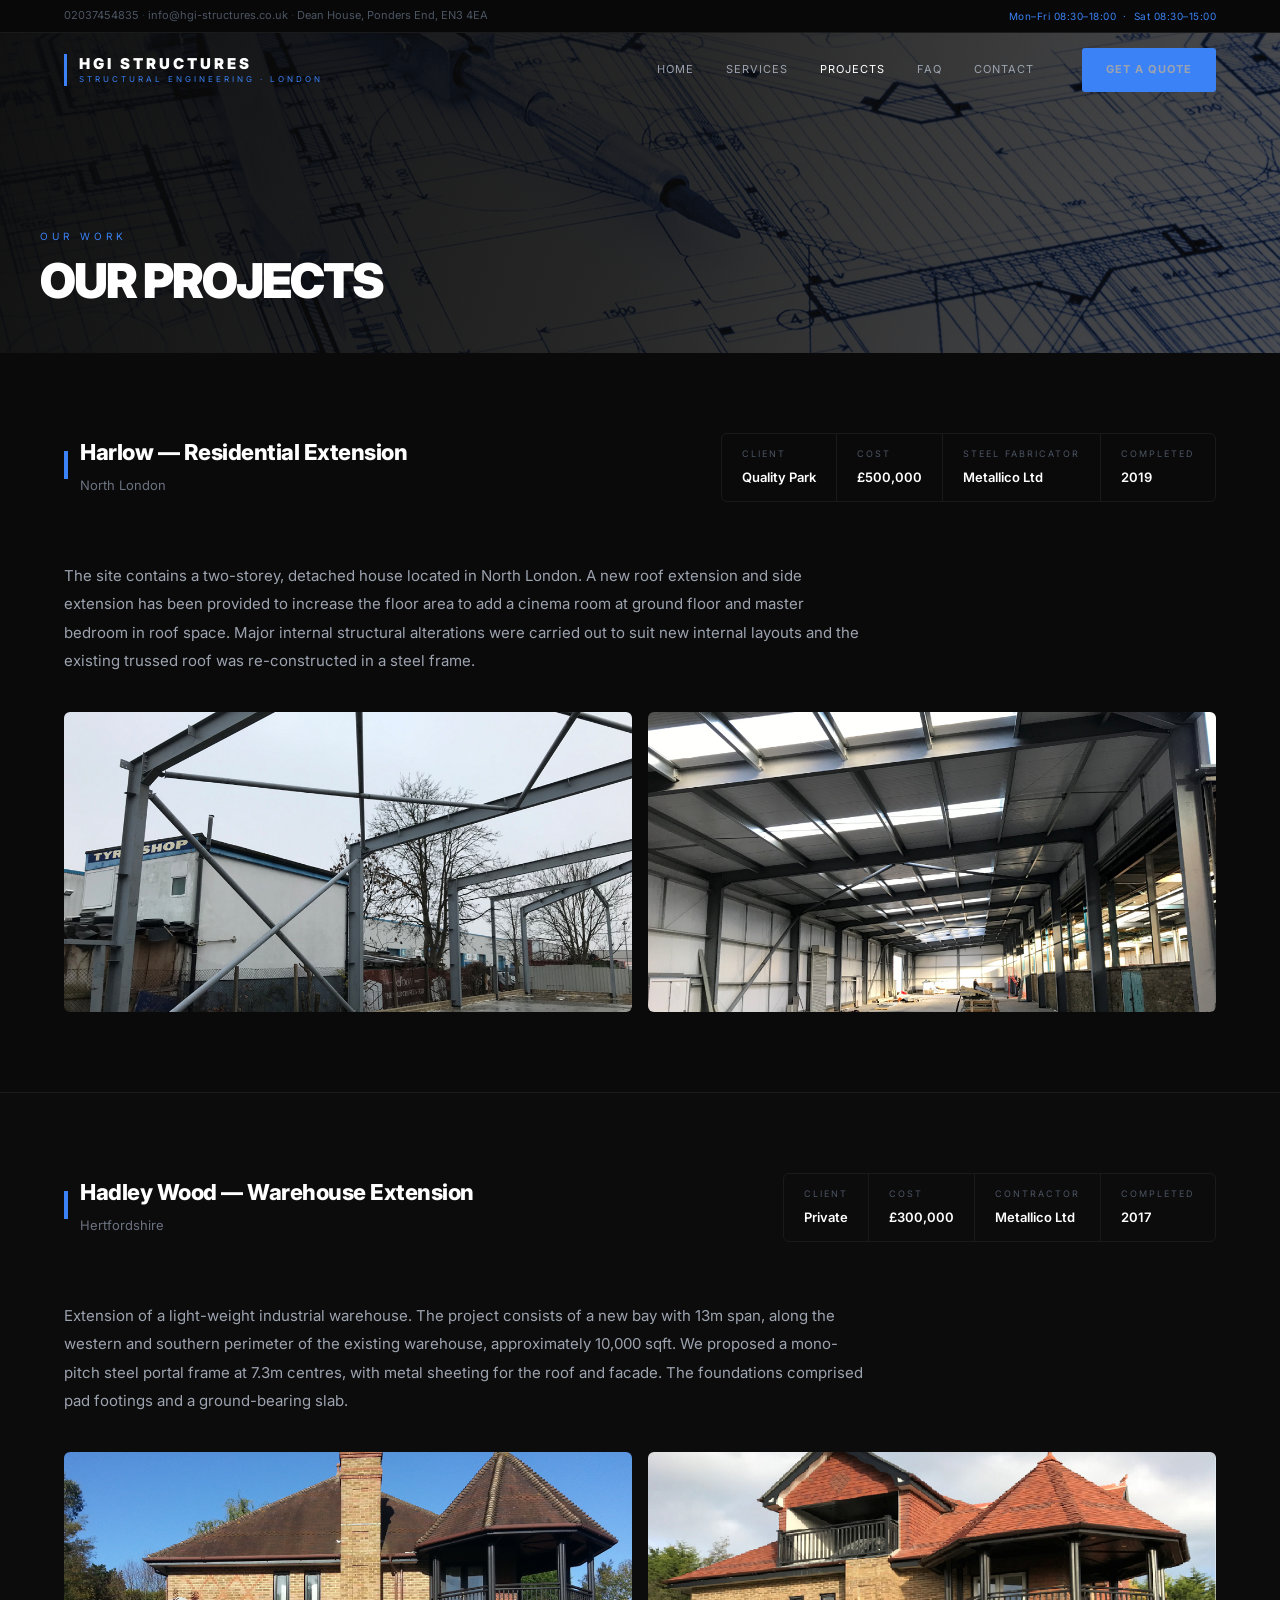
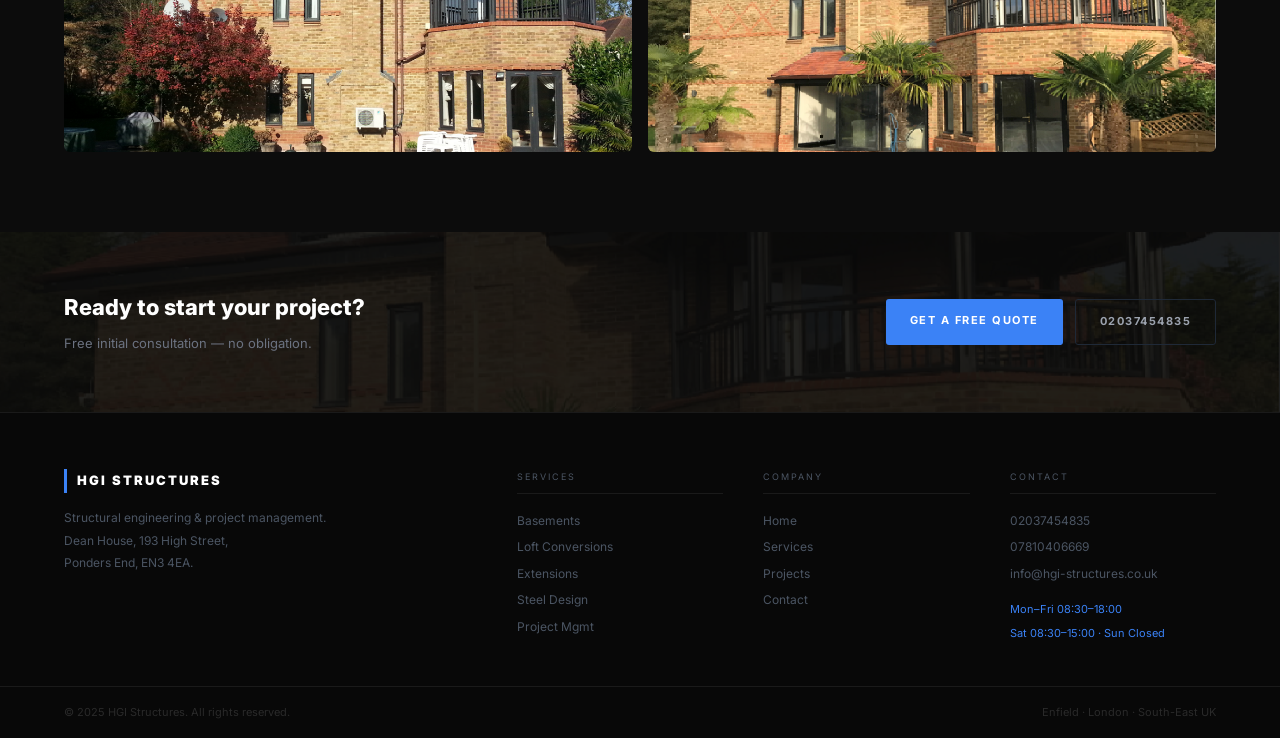
<file: projects.html>
<!DOCTYPE html>
<html lang="en">
<head>
  <meta charset="UTF-8">
  <meta name="viewport" content="width=device-width, initial-scale=1.0">
  <title>Projects | HGI Structures — Structural Engineering London</title>
  <meta name="description" content="View completed structural engineering projects by HGI Structures across London and the South-East.">
  <!-- SEO Meta -->
  <meta name="robots" content="index, follow">
  <link rel="canonical" href="https://hgi-structures.co.uk/projects.html">
  <!-- Open Graph -->
  <meta property="og:type" content="website">
  <meta property="og:site_name" content="HGI Structures">
  <meta property="og:title" content="Projects | HGI Structures — Structural Engineering London">
  <meta property="og:description" content="View completed structural engineering projects by HGI Structures across London and the South-East.">
  <meta property="og:url" content="https://hgi-structures.co.uk/projects.html">
  <meta property="og:image" content="https://hgi-structures.co.uk/assets/images/image007-1.png">
  <meta property="og:image:width" content="1200">
  <meta property="og:image:height" content="630">
  <meta property="og:locale" content="en_GB">
  <!-- Twitter Card -->
  <meta name="twitter:card" content="summary_large_image">
  <meta name="twitter:title" content="Projects | HGI Structures — Structural Engineering London">
  <meta name="twitter:description" content="View completed structural engineering projects by HGI Structures across London and the South-East.">
  <meta name="twitter:image" content="https://hgi-structures.co.uk/assets/images/image007-1.png">
  <!-- JSON-LD Schema -->
  <script type="application/ld+json">
  [
    {
      "@context": "https://schema.org",
      "@type": "ProfessionalService",
      "@id": "https://hgi-structures.co.uk/#business",
      "name": "HGI Structures",
      "description": "Full structural engineering, design and project management for residential and commercial projects across London and the South-East.",
      "url": "https://hgi-structures.co.uk",
      "telephone": "+442037454835",
      "email": "info@hgi-structures.co.uk",
      "image": "https://hgi-structures.co.uk/assets/images/arc-design-01-1.jpg",
      "logo": "https://hgi-structures.co.uk/assets/images/logo.png",
      "priceRange": "££",
      "address": {
        "@type": "PostalAddress",
        "streetAddress": "Dean House, 193 High Street",
        "addressLocality": "Ponders End",
        "addressRegion": "Enfield",
        "postalCode": "EN3 4EA",
        "addressCountry": "GB"
      },
      "geo": {
        "@type": "GeoCoordinates",
        "latitude": 51.6454,
        "longitude": -0.0462
      },
      "openingHoursSpecification": [
        {"@type": "OpeningHoursSpecification", "dayOfWeek": ["Monday","Tuesday","Wednesday","Thursday","Friday"], "opens": "08:30", "closes": "18:00"},
        {"@type": "OpeningHoursSpecification", "dayOfWeek": ["Saturday"], "opens": "08:30", "closes": "15:00"}
      ],
      "areaServed": [
        {"@type": "City", "name": "London"},
        {"@type": "AdministrativeArea", "name": "South-East England"}
      ],
      "hasOfferCatalog": {
        "@type": "OfferCatalog",
        "name": "Structural Engineering Services",
        "itemListElement": [
          {"@type": "Offer", "itemOffered": {"@type": "Service", "name": "Basements & Substructure Design"}},
          {"@type": "Offer", "itemOffered": {"@type": "Service", "name": "Structural Design & Reports"}},
          {"@type": "Offer", "itemOffered": {"@type": "Service", "name": "Renovations & Extensions"}},
          {"@type": "Offer", "itemOffered": {"@type": "Service", "name": "Loft Conversions"}},
          {"@type": "Offer", "itemOffered": {"@type": "Service", "name": "Temporary Works Design"}},
          {"@type": "Offer", "itemOffered": {"@type": "Service", "name": "Steel Connections Design"}},
          {"@type": "Offer", "itemOffered": {"@type": "Service", "name": "Building Defects & Repairs"}},
          {"@type": "Offer", "itemOffered": {"@type": "Service", "name": "Building Regulations"}},
          {"@type": "Offer", "itemOffered": {"@type": "Service", "name": "Project Management"}}
        ]
      },
      "sameAs": []
    },
    {
      "@context": "https://schema.org",
      "@type": "BreadcrumbList",
      "itemListElement": [
        {"@type": "ListItem", "position": 1, "name": "Home", "item": "https://hgi-structures.co.uk/"},
        {"@type": "ListItem", "position": 2, "name": "Projects", "item": "https://hgi-structures.co.uk/projects.html"}
      ]
    },
    {
      "@context": "https://schema.org",
      "@type": "ItemList",
      "name": "Completed Projects",
      "itemListElement": [
        {
          "@type": "ListItem",
          "position": 1,
          "item": {
            "@type": "CreativeWork",
            "name": "Harlow — Residential Extension",
            "description": "Two-storey extension with cinema room and master bedroom. Existing trussed roof reconstructed in steel frame.",
            "image": "https://hgi-structures.co.uk/assets/images/image007-1.png",
            "locationCreated": {"@type": "Place", "name": "Harlow, North London"},
            "dateCreated": "2019"
          }
        },
        {
          "@type": "ListItem",
          "position": 2,
          "item": {
            "@type": "CreativeWork",
            "name": "Hadley Wood — Warehouse Extension",
            "description": "10,000 sqft mono-pitch steel portal frame extension with metal sheeting roof and facade.",
            "image": "https://hgi-structures.co.uk/assets/images/image007.png",
            "locationCreated": {"@type": "Place", "name": "Hadley Wood, Hertfordshire"},
            "dateCreated": "2017"
          }
        }
      ]
    }
  ]
  </script>
  <link rel="icon" href="assets/images/image004.jpg">
  <link rel="preconnect" href="https://fonts.googleapis.com">
  <link href="https://fonts.googleapis.com/css2?family=Inter:wght@400;600;700;900&display=swap" rel="stylesheet">
  <link rel="stylesheet" href="https://cdn.jsdelivr.net/npm/aos@2.3.4/dist/aos.css">
  <link rel="stylesheet" href="css/style.css">
</head>
<body>

  <!-- TOP BAR -->
  <div class="top-bar">
    <div class="container">
      <div class="top-bar-left">
        <span>02037454835</span>
        <span>info@hgi-structures.co.uk</span>
        <span>Dean House, Ponders End, EN3 4EA</span>
      </div>
      <div class="top-bar-right">Mon–Fri 08:30–18:00 &nbsp;·&nbsp; Sat 08:30–15:00</div>
    </div>
  </div>

  <!-- NAVBAR -->
  <nav class="navbar at-top">
    <div class="container">
      <a href="index.html" class="navbar-logo">
        <div class="navbar-logo-bar"></div>
        <div class="navbar-logo-text">
          <div class="navbar-logo-name">HGI Structures</div>
          <div class="navbar-logo-sub">Structural Engineering · London</div>
        </div>
      </a>
      <div class="navbar-links">
        <a href="index.html">Home</a>
        <a href="services.html">Services</a>
        <a href="projects.html" class="active">Projects</a>
        <a href="faq.html">FAQ</a>
        <a href="contact.html">Contact</a>
        <a href="contact.html" class="btn btn-primary navbar-cta">Get a Quote</a>
      </div>
      <button class="hamburger" aria-label="Menu">
        <span></span><span></span><span></span>
      </button>
    </div>
    <div class="mobile-nav">
      <a href="index.html">Home</a>
      <a href="services.html">Services</a>
      <a href="projects.html">Projects</a>
      <a href="faq.html">FAQ</a>
      <a href="contact.html">Contact</a>
      <a href="contact.html" class="btn btn-primary" style="margin-top:12px">Get a Quote</a>
    </div>
  </nav>

  <main>

    <!-- Page Hero -->
    <section class="page-hero">
      <img src="assets/images/arc-design-01-1.jpg" alt="Projects" class="page-hero-bg">
      <div class="page-hero-overlay"></div>
      <div class="container page-hero-content">
        <div class="label">Our Work</div>
        <h1>Our Projects</h1>
      </div>
    </section>

    <!-- Project 1: Harlow -->
    <section class="section project-detail">
      <div class="container">
        <div class="project-detail-header">
          <div class="section-header">
            <div class="section-bar"></div>
            <div>
              <div class="section-title">Harlow — Residential Extension</div>
              <div class="section-subtitle">North London</div>
            </div>
          </div>
          <div class="project-detail-meta">
            <div class="pdm-item"><span class="pdm-label">Client</span><span>Quality Park</span></div>
            <div class="pdm-item"><span class="pdm-label">Cost</span><span>£500,000</span></div>
            <div class="pdm-item"><span class="pdm-label">Steel Fabricator</span><span>Metallico Ltd</span></div>
            <div class="pdm-item"><span class="pdm-label">Completed</span><span>2019</span></div>
          </div>
        </div>
        <p class="project-detail-desc" data-aos="fade-up">The site contains a two-storey, detached house located in North London. A new roof extension and side extension has been provided to increase the floor area to add a cinema room at ground floor and master bedroom in roof space. Major internal structural alterations were carried out to suit new internal layouts and the existing trussed roof was re-constructed in a steel frame.</p>
        <div class="project-detail-images" data-aos="fade-up">
          <img src="assets/images/image007-1.png" alt="Harlow project — view 1">
          <img src="assets/images/image015.png" alt="Harlow project — view 2">
        </div>
      </div>
    </section>

    <div style="border-top:1px solid var(--border-subtle)"></div>

    <!-- Project 2: Hadley Wood -->
    <section class="section project-detail" style="background:var(--bg-mid)">
      <div class="container">
        <div class="project-detail-header">
          <div class="section-header">
            <div class="section-bar"></div>
            <div>
              <div class="section-title">Hadley Wood — Warehouse Extension</div>
              <div class="section-subtitle">Hertfordshire</div>
            </div>
          </div>
          <div class="project-detail-meta">
            <div class="pdm-item"><span class="pdm-label">Client</span><span>Private</span></div>
            <div class="pdm-item"><span class="pdm-label">Cost</span><span>£300,000</span></div>
            <div class="pdm-item"><span class="pdm-label">Contractor</span><span>Metallico Ltd</span></div>
            <div class="pdm-item"><span class="pdm-label">Completed</span><span>2017</span></div>
          </div>
        </div>
        <p class="project-detail-desc" data-aos="fade-up">Extension of a light-weight industrial warehouse. The project consists of a new bay with 13m span, along the western and southern perimeter of the existing warehouse, approximately 10,000 sqft. We proposed a mono-pitch steel portal frame at 7.3m centres, with metal sheeting for the roof and facade. The foundations comprised pad footings and a ground-bearing slab.</p>
        <div class="project-detail-images" data-aos="fade-up">
          <img src="assets/images/image007.png" alt="Hadley Wood project — view 1">
          <img src="assets/images/image009-1.png" alt="Hadley Wood project — view 2">
        </div>
      </div>
    </section>

    <!-- CTA Banner -->
    <section class="cta-section">
      <img src="assets/images/image009-1.png" alt="" class="cta-bg">
      <div class="cta-overlay"></div>
      <div class="container cta-content" data-aos="fade-up">
        <div>
          <h2>Ready to start your project?</h2>
          <p>Free initial consultation — no obligation.</p>
        </div>
        <div class="cta-actions">
          <a href="contact.html" class="btn btn-primary">Get a Free Quote</a>
          <a href="tel:02037454835" class="btn btn-ghost">02037454835</a>
        </div>
      </div>
    </section>

  </main>

  <!-- FOOTER -->
  <footer class="footer">
    <div class="container">
      <div class="footer-grid">
        <div>
          <div class="footer-brand">
            <div class="footer-brand-bar"></div>
            <div class="footer-brand-name">HGI Structures</div>
          </div>
          <p class="footer-desc">Structural engineering &amp; project management.<br>Dean House, 193 High Street,<br>Ponders End, EN3 4EA.</p>
        </div>
        <div class="footer-col">
          <div class="footer-col-title">Services</div>
          <a href="services.html">Basements</a>
          <a href="services.html">Loft Conversions</a>
          <a href="services.html">Extensions</a>
          <a href="services.html">Steel Design</a>
          <a href="services.html">Project Mgmt</a>
        </div>
        <div class="footer-col">
          <div class="footer-col-title">Company</div>
          <a href="index.html">Home</a>
          <a href="services.html">Services</a>
          <a href="projects.html">Projects</a>
          <a href="contact.html">Contact</a>
        </div>
        <div class="footer-col">
          <div class="footer-col-title">Contact</div>
          <p>02037454835</p>
          <p>07810406669</p>
          <p>info@hgi-structures.co.uk</p>
          <p class="hours">Mon–Fri 08:30–18:00<br>Sat 08:30–15:00 · Sun Closed</p>
        </div>
      </div>
    </div>
    <div class="footer-bottom">
      <div class="container" style="display:flex;justify-content:space-between;align-items:center;width:100%">
        <span class="footer-copy">© 2025 HGI Structures. All rights reserved.</span>
        <span class="footer-copy">Enfield · London · South-East UK</span>
      </div>
    </div>
  </footer>

  <script src="https://cdn.jsdelivr.net/npm/aos@2.3.4/dist/aos.js"></script>
  <script src="https://cdn.jsdelivr.net/npm/gsap@3.12.5/dist/gsap.min.js"></script>
  <script src="js/main.js"></script>
</body>
</html>
</file>
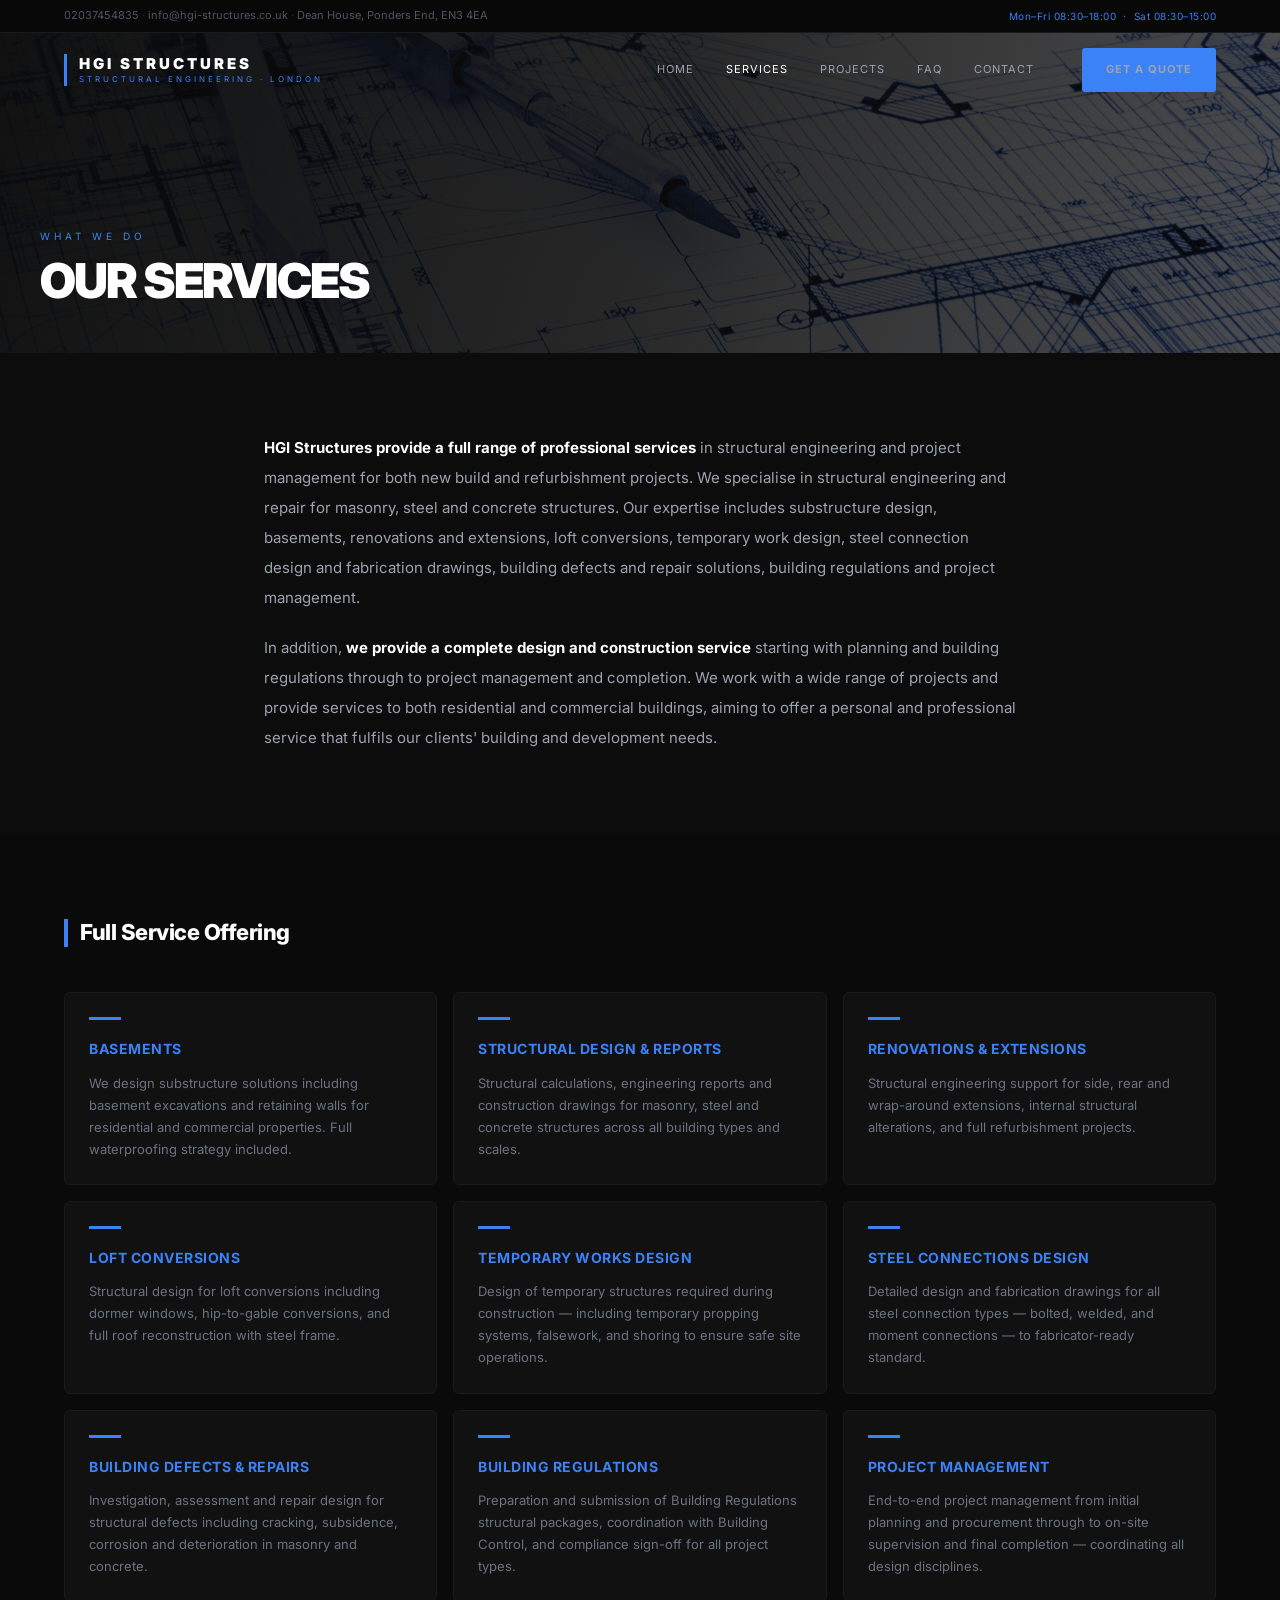
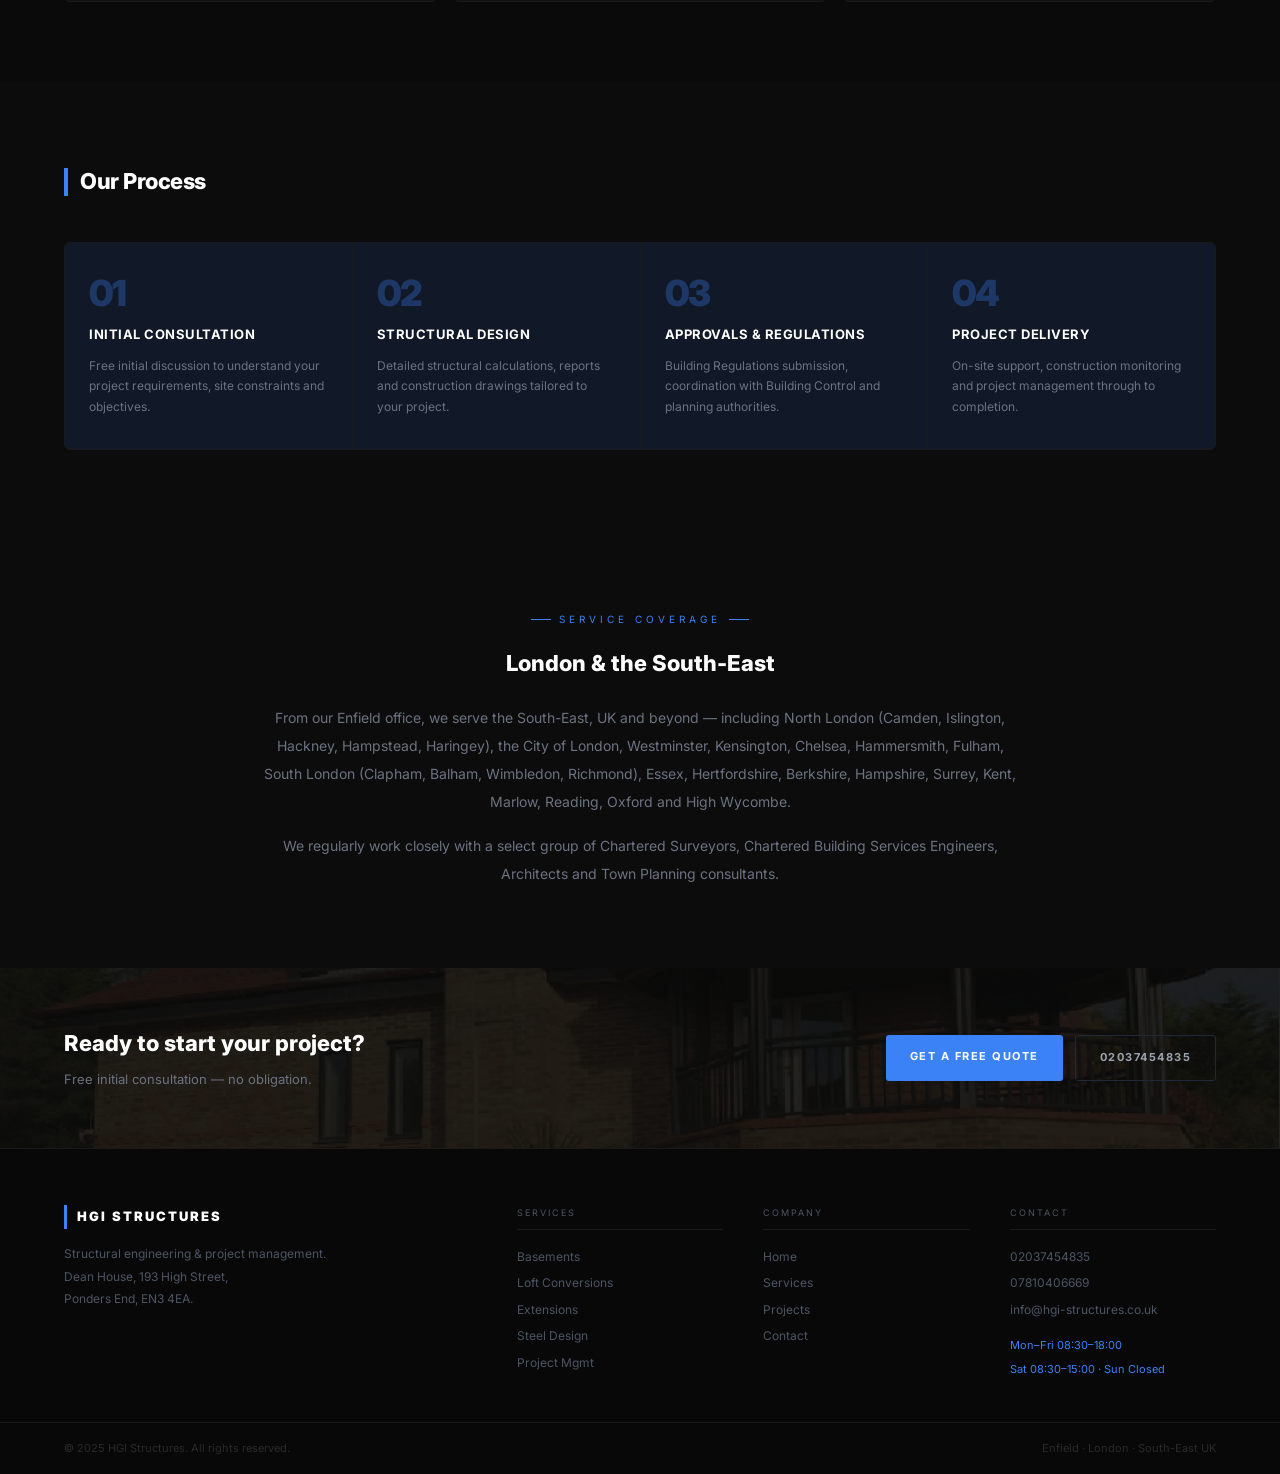
<file: services.html>
<!DOCTYPE html>
<html lang="en">
<head>
  <meta charset="UTF-8">
  <meta name="viewport" content="width=device-width, initial-scale=1.0">
  <title>Services | HGI Structures — Structural Engineering London</title>
  <meta name="description" content="Full structural engineering services including basements, loft conversions, extensions, steel design, and project management across London and the South-East.">
  <!-- SEO Meta -->
  <meta name="robots" content="index, follow">
  <link rel="canonical" href="https://hgi-structures.co.uk/services.html">
  <!-- Open Graph -->
  <meta property="og:type" content="website">
  <meta property="og:site_name" content="HGI Structures">
  <meta property="og:title" content="Services | HGI Structures — Structural Engineering London">
  <meta property="og:description" content="Full structural engineering services including basements, loft conversions, extensions, steel design, and project management across London and the South-East.">
  <meta property="og:url" content="https://hgi-structures.co.uk/services.html">
  <meta property="og:image" content="https://hgi-structures.co.uk/assets/images/arc-design-01-1.jpg">
  <meta property="og:image:width" content="1200">
  <meta property="og:image:height" content="630">
  <meta property="og:locale" content="en_GB">
  <!-- Twitter Card -->
  <meta name="twitter:card" content="summary_large_image">
  <meta name="twitter:title" content="Services | HGI Structures — Structural Engineering London">
  <meta name="twitter:description" content="Full structural engineering services including basements, loft conversions, extensions, steel design, and project management across London and the South-East.">
  <meta name="twitter:image" content="https://hgi-structures.co.uk/assets/images/arc-design-01-1.jpg">
  <!-- JSON-LD Schema -->
  <script type="application/ld+json">
  [
    {
      "@context": "https://schema.org",
      "@type": "ProfessionalService",
      "@id": "https://hgi-structures.co.uk/#business",
      "name": "HGI Structures",
      "description": "Full structural engineering, design and project management for residential and commercial projects across London and the South-East.",
      "url": "https://hgi-structures.co.uk",
      "telephone": "+442037454835",
      "email": "info@hgi-structures.co.uk",
      "image": "https://hgi-structures.co.uk/assets/images/arc-design-01-1.jpg",
      "logo": "https://hgi-structures.co.uk/assets/images/logo.png",
      "priceRange": "££",
      "address": {
        "@type": "PostalAddress",
        "streetAddress": "Dean House, 193 High Street",
        "addressLocality": "Ponders End",
        "addressRegion": "Enfield",
        "postalCode": "EN3 4EA",
        "addressCountry": "GB"
      },
      "geo": {
        "@type": "GeoCoordinates",
        "latitude": 51.6454,
        "longitude": -0.0462
      },
      "openingHoursSpecification": [
        {"@type": "OpeningHoursSpecification", "dayOfWeek": ["Monday","Tuesday","Wednesday","Thursday","Friday"], "opens": "08:30", "closes": "18:00"},
        {"@type": "OpeningHoursSpecification", "dayOfWeek": ["Saturday"], "opens": "08:30", "closes": "15:00"}
      ],
      "areaServed": [
        {"@type": "City", "name": "London"},
        {"@type": "AdministrativeArea", "name": "South-East England"}
      ],
      "hasOfferCatalog": {
        "@type": "OfferCatalog",
        "name": "Structural Engineering Services",
        "itemListElement": [
          {"@type": "Offer", "itemOffered": {"@type": "Service", "name": "Basements & Substructure Design"}},
          {"@type": "Offer", "itemOffered": {"@type": "Service", "name": "Structural Design & Reports"}},
          {"@type": "Offer", "itemOffered": {"@type": "Service", "name": "Renovations & Extensions"}},
          {"@type": "Offer", "itemOffered": {"@type": "Service", "name": "Loft Conversions"}},
          {"@type": "Offer", "itemOffered": {"@type": "Service", "name": "Temporary Works Design"}},
          {"@type": "Offer", "itemOffered": {"@type": "Service", "name": "Steel Connections Design"}},
          {"@type": "Offer", "itemOffered": {"@type": "Service", "name": "Building Defects & Repairs"}},
          {"@type": "Offer", "itemOffered": {"@type": "Service", "name": "Building Regulations"}},
          {"@type": "Offer", "itemOffered": {"@type": "Service", "name": "Project Management"}}
        ]
      },
      "sameAs": []
    },
    {
      "@context": "https://schema.org",
      "@type": "BreadcrumbList",
      "itemListElement": [
        {"@type": "ListItem", "position": 1, "name": "Home", "item": "https://hgi-structures.co.uk/"},
        {"@type": "ListItem", "position": 2, "name": "Services", "item": "https://hgi-structures.co.uk/services.html"}
      ]
    },
    {
      "@context": "https://schema.org",
      "@type": "ItemList",
      "name": "Structural Engineering Services",
      "itemListElement": [
        {"@type": "ListItem", "position": 1, "item": {"@type": "Service", "name": "Basements & Substructure Design", "description": "Substructure solutions including basement excavations and retaining walls. Full waterproofing strategy included.", "provider": {"@id": "https://hgi-structures.co.uk/#business"}}},
        {"@type": "ListItem", "position": 2, "item": {"@type": "Service", "name": "Structural Design & Reports", "description": "Structural calculations, engineering reports and construction drawings for masonry, steel and concrete structures.", "provider": {"@id": "https://hgi-structures.co.uk/#business"}}},
        {"@type": "ListItem", "position": 3, "item": {"@type": "Service", "name": "Renovations & Extensions", "description": "Structural engineering support for extensions, internal alterations, and full refurbishment projects.", "provider": {"@id": "https://hgi-structures.co.uk/#business"}}},
        {"@type": "ListItem", "position": 4, "item": {"@type": "Service", "name": "Loft Conversions", "description": "Structural design for loft conversions including dormer windows, hip-to-gable conversions, and roof reconstruction.", "provider": {"@id": "https://hgi-structures.co.uk/#business"}}},
        {"@type": "ListItem", "position": 5, "item": {"@type": "Service", "name": "Temporary Works Design", "description": "Design of temporary structures required during construction including propping systems, falsework, and shoring.", "provider": {"@id": "https://hgi-structures.co.uk/#business"}}},
        {"@type": "ListItem", "position": 6, "item": {"@type": "Service", "name": "Steel Connections Design & Fabrication Drawings", "description": "Detailed design and fabrication drawings for all steel connection types to fabricator-ready standard.", "provider": {"@id": "https://hgi-structures.co.uk/#business"}}},
        {"@type": "ListItem", "position": 7, "item": {"@type": "Service", "name": "Building Defects & Repair Solutions", "description": "Investigation, assessment and repair design for structural defects in masonry and concrete.", "provider": {"@id": "https://hgi-structures.co.uk/#business"}}},
        {"@type": "ListItem", "position": 8, "item": {"@type": "Service", "name": "Building Regulations", "description": "Preparation and submission of Building Regulations structural packages and compliance sign-off.", "provider": {"@id": "https://hgi-structures.co.uk/#business"}}},
        {"@type": "ListItem", "position": 9, "item": {"@type": "Service", "name": "Project Management", "description": "End-to-end project management from planning through to on-site supervision and completion.", "provider": {"@id": "https://hgi-structures.co.uk/#business"}}}
      ]
    }
  ]
  </script>
  <link rel="icon" href="assets/images/image004.jpg">
  <link rel="preconnect" href="https://fonts.googleapis.com">
  <link href="https://fonts.googleapis.com/css2?family=Inter:wght@400;600;700;900&display=swap" rel="stylesheet">
  <link rel="stylesheet" href="https://cdn.jsdelivr.net/npm/aos@2.3.4/dist/aos.css">
  <link rel="stylesheet" href="css/style.css">
</head>
<body>

  <!-- TOP BAR -->
  <div class="top-bar">
    <div class="container">
      <div class="top-bar-left">
        <span>02037454835</span>
        <span>info@hgi-structures.co.uk</span>
        <span>Dean House, Ponders End, EN3 4EA</span>
      </div>
      <div class="top-bar-right">Mon–Fri 08:30–18:00 &nbsp;·&nbsp; Sat 08:30–15:00</div>
    </div>
  </div>

  <!-- NAVBAR -->
  <nav class="navbar at-top">
    <div class="container">
      <a href="index.html" class="navbar-logo">
        <div class="navbar-logo-bar"></div>
        <div class="navbar-logo-text">
          <div class="navbar-logo-name">HGI Structures</div>
          <div class="navbar-logo-sub">Structural Engineering · London</div>
        </div>
      </a>
      <div class="navbar-links">
        <a href="index.html">Home</a>
        <a href="services.html" class="active">Services</a>
        <a href="projects.html">Projects</a>
        <a href="faq.html">FAQ</a>
        <a href="contact.html">Contact</a>
        <a href="contact.html" class="btn btn-primary navbar-cta">Get a Quote</a>
      </div>
      <button class="hamburger" aria-label="Menu">
        <span></span><span></span><span></span>
      </button>
    </div>
    <div class="mobile-nav">
      <a href="index.html">Home</a>
      <a href="services.html">Services</a>
      <a href="projects.html">Projects</a>
      <a href="faq.html">FAQ</a>
      <a href="contact.html">Contact</a>
      <a href="contact.html" class="btn btn-primary" style="margin-top:12px">Get a Quote</a>
    </div>
  </nav>

  <main>

    <!-- Page Hero -->
    <section class="page-hero">
      <img src="assets/images/arc-design-01-1.jpg" alt="Services" class="page-hero-bg">
      <div class="page-hero-overlay"></div>
      <div class="container page-hero-content">
        <div class="label">What We Do</div>
        <h1>Our Services</h1>
      </div>
    </section>

    <!-- Services Intro -->
    <section class="section" style="background:var(--bg-mid)">
      <div class="container" style="max-width:800px">
        <p style="font-size:15px;color:var(--text-secondary);line-height:2">
          <strong style="color:var(--text-white)">HGI Structures provide a full range of professional services</strong> in structural engineering and project management for both new build and refurbishment projects. We specialise in structural engineering and repair for masonry, steel and concrete structures. Our expertise includes substructure design, basements, renovations and extensions, loft conversions, temporary work design, steel connection design and fabrication drawings, building defects and repair solutions, building regulations and project management.
        </p>
        <p style="font-size:15px;color:var(--text-secondary);line-height:2;margin-top:20px">
          In addition, <strong style="color:var(--text-white)">we provide a complete design and construction service</strong> starting with planning and building regulations through to project management and completion. We work with a wide range of projects and provide services to both residential and commercial buildings, aiming to offer a personal and professional service that fulfils our clients' building and development needs.
        </p>
      </div>
    </section>

    <!-- Services Detail Cards -->
    <section class="section">
      <div class="container">
        <div class="section-header">
          <div class="section-bar"></div>
          <div class="section-title">Full Service Offering</div>
        </div>
        <div class="services-detail-grid">
          <div class="service-detail-card" data-aos="fade-up" data-aos-delay="0">
            <div class="sdc-top"></div>
            <h3>Basements</h3>
            <p>We design substructure solutions including basement excavations and retaining walls for residential and commercial properties. Full waterproofing strategy included.</p>
          </div>
          <div class="service-detail-card" data-aos="fade-up" data-aos-delay="60">
            <div class="sdc-top"></div>
            <h3>Structural Design &amp; Reports</h3>
            <p>Structural calculations, engineering reports and construction drawings for masonry, steel and concrete structures across all building types and scales.</p>
          </div>
          <div class="service-detail-card" data-aos="fade-up" data-aos-delay="120">
            <div class="sdc-top"></div>
            <h3>Renovations &amp; Extensions</h3>
            <p>Structural engineering support for side, rear and wrap-around extensions, internal structural alterations, and full refurbishment projects.</p>
          </div>
          <div class="service-detail-card" data-aos="fade-up" data-aos-delay="0">
            <div class="sdc-top"></div>
            <h3>Loft Conversions</h3>
            <p>Structural design for loft conversions including dormer windows, hip-to-gable conversions, and full roof reconstruction with steel frame.</p>
          </div>
          <div class="service-detail-card" data-aos="fade-up" data-aos-delay="60">
            <div class="sdc-top"></div>
            <h3>Temporary Works Design</h3>
            <p>Design of temporary structures required during construction — including temporary propping systems, falsework, and shoring to ensure safe site operations.</p>
          </div>
          <div class="service-detail-card" data-aos="fade-up" data-aos-delay="120">
            <div class="sdc-top"></div>
            <h3>Steel Connections Design</h3>
            <p>Detailed design and fabrication drawings for all steel connection types — bolted, welded, and moment connections — to fabricator-ready standard.</p>
          </div>
          <div class="service-detail-card" data-aos="fade-up" data-aos-delay="0">
            <div class="sdc-top"></div>
            <h3>Building Defects &amp; Repairs</h3>
            <p>Investigation, assessment and repair design for structural defects including cracking, subsidence, corrosion and deterioration in masonry and concrete.</p>
          </div>
          <div class="service-detail-card" data-aos="fade-up" data-aos-delay="60">
            <div class="sdc-top"></div>
            <h3>Building Regulations</h3>
            <p>Preparation and submission of Building Regulations structural packages, coordination with Building Control, and compliance sign-off for all project types.</p>
          </div>
          <div class="service-detail-card" data-aos="fade-up" data-aos-delay="120">
            <div class="sdc-top"></div>
            <h3>Project Management</h3>
            <p>End-to-end project management from initial planning and procurement through to on-site supervision and final completion — coordinating all design disciplines.</p>
          </div>
        </div>
      </div>
    </section>

    <!-- Process Section -->
    <section class="section process-section" style="background:var(--bg-mid)">
      <div class="container">
        <div class="section-header">
          <div class="section-bar"></div>
          <div class="section-title">Our Process</div>
        </div>
        <div class="process-grid">
          <div class="process-step" data-aos="fade-up" data-aos-delay="0">
            <div class="process-num">01</div>
            <h4>Initial Consultation</h4>
            <p>Free initial discussion to understand your project requirements, site constraints and objectives.</p>
          </div>
          <div class="process-step" data-aos="fade-up" data-aos-delay="100">
            <div class="process-num">02</div>
            <h4>Structural Design</h4>
            <p>Detailed structural calculations, reports and construction drawings tailored to your project.</p>
          </div>
          <div class="process-step" data-aos="fade-up" data-aos-delay="200">
            <div class="process-num">03</div>
            <h4>Approvals &amp; Regulations</h4>
            <p>Building Regulations submission, coordination with Building Control and planning authorities.</p>
          </div>
          <div class="process-step" data-aos="fade-up" data-aos-delay="300">
            <div class="process-num">04</div>
            <h4>Project Delivery</h4>
            <p>On-site support, construction monitoring and project management through to completion.</p>
          </div>
        </div>
      </div>
    </section>

    <!-- Coverage Band -->
    <section class="section coverage-section">
      <div class="container" style="max-width:800px;text-align:center">
        <div class="label" style="justify-content:center;display:flex;gap:8px;margin-bottom:16px">
          <span style="width:20px;height:1px;background:var(--blue);display:inline-block;align-self:center"></span>
          Service Coverage
          <span style="width:20px;height:1px;background:var(--blue);display:inline-block;align-self:center"></span>
        </div>
        <h2 style="font-size:22px;font-weight:800;margin-bottom:20px">London &amp; the South-East</h2>
        <p style="color:var(--text-muted);font-size:14px;line-height:2">From our Enfield office, we serve the South-East, UK and beyond — including North London (Camden, Islington, Hackney, Hampstead, Haringey), the City of London, Westminster, Kensington, Chelsea, Hammersmith, Fulham, South London (Clapham, Balham, Wimbledon, Richmond), Essex, Hertfordshire, Berkshire, Hampshire, Surrey, Kent, Marlow, Reading, Oxford and High Wycombe.</p>
        <p style="color:var(--text-muted);font-size:14px;line-height:2;margin-top:16px">We regularly work closely with a select group of Chartered Surveyors, Chartered Building Services Engineers, Architects and Town Planning consultants.</p>
      </div>
    </section>

    <!-- CTA Banner -->
    <section class="cta-section">
      <img src="assets/images/image009-1.png" alt="" class="cta-bg">
      <div class="cta-overlay"></div>
      <div class="container cta-content" data-aos="fade-up">
        <div>
          <h2>Ready to start your project?</h2>
          <p>Free initial consultation — no obligation.</p>
        </div>
        <div class="cta-actions">
          <a href="contact.html" class="btn btn-primary">Get a Free Quote</a>
          <a href="tel:02037454835" class="btn btn-ghost">02037454835</a>
        </div>
      </div>
    </section>

  </main>

  <!-- FOOTER -->
  <footer class="footer">
    <div class="container">
      <div class="footer-grid">
        <div>
          <div class="footer-brand">
            <div class="footer-brand-bar"></div>
            <div class="footer-brand-name">HGI Structures</div>
          </div>
          <p class="footer-desc">Structural engineering &amp; project management.<br>Dean House, 193 High Street,<br>Ponders End, EN3 4EA.</p>
        </div>
        <div class="footer-col">
          <div class="footer-col-title">Services</div>
          <a href="services.html">Basements</a>
          <a href="services.html">Loft Conversions</a>
          <a href="services.html">Extensions</a>
          <a href="services.html">Steel Design</a>
          <a href="services.html">Project Mgmt</a>
        </div>
        <div class="footer-col">
          <div class="footer-col-title">Company</div>
          <a href="index.html">Home</a>
          <a href="services.html">Services</a>
          <a href="projects.html">Projects</a>
          <a href="contact.html">Contact</a>
        </div>
        <div class="footer-col">
          <div class="footer-col-title">Contact</div>
          <p>02037454835</p>
          <p>07810406669</p>
          <p>info@hgi-structures.co.uk</p>
          <p class="hours">Mon–Fri 08:30–18:00<br>Sat 08:30–15:00 · Sun Closed</p>
        </div>
      </div>
    </div>
    <div class="footer-bottom">
      <div class="container" style="display:flex;justify-content:space-between;align-items:center;width:100%">
        <span class="footer-copy">© 2025 HGI Structures. All rights reserved.</span>
        <span class="footer-copy">Enfield · London · South-East UK</span>
      </div>
    </div>
  </footer>

  <script src="https://cdn.jsdelivr.net/npm/aos@2.3.4/dist/aos.js"></script>
  <script src="https://cdn.jsdelivr.net/npm/gsap@3.12.5/dist/gsap.min.js"></script>
  <script src="js/main.js"></script>
</body>
</html>
</file>
<file: css/style.css>
/* HGI Structures — style.css */

/* ═══════════════════════════════════════════
   DESIGN TOKENS
═══════════════════════════════════════════ */
:root {
  /* Colors */
  --bg-darkest:   #080808;
  --bg-dark:      #0a0a0a;
  --bg-mid:       #0c0c0c;
  --bg-card:      #111;
  --bg-elevated:  #111827;
  --bg-blue-dark: #0d1b2e;

  --blue:         #3b82f6;
  --blue-hover:   #2563eb;
  --cyan:         #06b6d4;

  --border:       #1f2937;
  --border-subtle:#1a1a1a;

  --text-white:   #ffffff;
  --text-secondary:#9ca3af;
  --text-muted:   #6b7280;
  --text-faint:   #4b5563;

  /* Typography */
  --font:         'Inter', sans-serif;

  /* Spacing */
  --section-py:   80px;
  --container:    1200px;
  --radius:       6px;

  /* Transitions */
  --transition:   0.2s ease;
}

/* ═══════════════════════════════════════════
   RESET & BASE
═══════════════════════════════════════════ */
*, *::before, *::after { box-sizing: border-box; margin: 0; padding: 0; }

html { scroll-behavior: smooth; }

body {
  font-family: var(--font);
  background: var(--bg-dark);
  color: var(--text-white);
  line-height: 1.8;
  font-size: 16px;
  -webkit-font-smoothing: antialiased;
}

img { display: block; max-width: 100%; }

a { color: inherit; text-decoration: none; }

ul { list-style: none; }

/* ═══════════════════════════════════════════
   LAYOUT UTILITIES
═══════════════════════════════════════════ */
.container {
  max-width: var(--container);
  margin: 0 auto;
  padding: 0 24px;
}

.section { padding: var(--section-py) 0; }

.section-header {
  display: flex;
  align-items: center;
  gap: 12px;
  margin-bottom: 40px;
}

.section-bar {
  width: 4px;
  height: 28px;
  background: var(--blue);
  flex-shrink: 0;
}

.section-title { font-size: 22px; font-weight: 800; letter-spacing: -0.5px; }
.section-subtitle { color: var(--text-muted); font-size: 13px; margin-top: 2px; }

/* ═══════════════════════════════════════════
   TYPOGRAPHY HELPERS
═══════════════════════════════════════════ */
.label {
  font-size: 10px;
  letter-spacing: 4px;
  text-transform: uppercase;
  color: var(--blue);
}

.divider-blue {
  width: 48px;
  height: 3px;
  background: var(--blue);
  margin: 16px 0;
}

/* ═══════════════════════════════════════════
   BUTTONS
═══════════════════════════════════════════ */
.btn {
  display: inline-block;
  font-size: 11px;
  font-weight: 700;
  letter-spacing: 1.5px;
  text-transform: uppercase;
  padding: 12px 24px;
  border-radius: 3px;
  transition: transform var(--transition), background var(--transition), opacity var(--transition);
  cursor: pointer;
  border: none;
}

.btn:hover { transform: translateY(-1px); }

.btn-primary { background: var(--blue); color: #fff; }
.btn-primary:hover { background: var(--blue-hover); }

.btn-outline { border: 1px solid var(--blue); color: var(--blue); background: transparent; }
.btn-outline:hover { background: rgba(59,130,246,0.08); }

.btn-ghost { border: 1px solid var(--border); color: var(--text-secondary); background: transparent; }
.btn-ghost:hover { border-color: var(--blue); color: var(--blue); }

/* ═══════════════════════════════════════════
   TOP BAR
═══════════════════════════════════════════ */
.top-bar {
  background: var(--bg-darkest);
  border-bottom: 1px solid var(--border-subtle);
  padding: 6px 0;
  font-size: 11px;
}

.top-bar .container {
  display: flex;
  justify-content: space-between;
  align-items: center;
}

.top-bar-left { color: var(--text-faint); }
.top-bar-left span + span::before { content: ' · '; color: var(--border); }
.top-bar-right { color: var(--blue); font-size: 10px; letter-spacing: 0.5px; }

/* ═══════════════════════════════════════════
   NAVBAR
═══════════════════════════════════════════ */
.navbar {
  position: fixed;
  top: 0; left: 0; right: 0;
  z-index: 1000;
  transition: background var(--transition), box-shadow var(--transition), margin-top var(--transition);
  margin-top: 32px;
}

.navbar.at-top { background: transparent; }
.navbar.scrolled {
  background: rgba(10,10,10,0.97);
  backdrop-filter: blur(12px);
  box-shadow: 0 1px 0 var(--border-subtle);
  margin-top: 0;
}

.navbar .container {
  display: flex;
  justify-content: space-between;
  align-items: center;
  padding-top: 16px;
  padding-bottom: 16px;
}

.navbar-logo {
  display: flex;
  align-items: center;
  gap: 12px;
}

.navbar-logo-bar {
  width: 3px;
  height: 32px;
  background: var(--blue);
  flex-shrink: 0;
}

.navbar-logo-text { line-height: 1.2; }
.navbar-logo-name {
  font-size: 15px;
  font-weight: 900;
  letter-spacing: 3px;
  color: var(--text-white);
  text-transform: uppercase;
}

.navbar-logo-sub {
  font-size: 8px;
  letter-spacing: 3px;
  color: var(--blue);
  text-transform: uppercase;
  margin-top: 2px;
}

.navbar-links {
  display: flex;
  align-items: center;
  gap: 32px;
}

.navbar-links a {
  font-size: 11px;
  letter-spacing: 1px;
  color: var(--text-secondary);
  text-transform: uppercase;
  transition: color var(--transition);
}

.navbar-links a:hover,
.navbar-links a.active { color: var(--text-white); }

.navbar-cta { margin-left: 16px; }

/* Hamburger (mobile) */
.hamburger {
  display: none;
  flex-direction: column;
  gap: 5px;
  cursor: pointer;
  padding: 4px;
  background: none;
  border: none;
}

.hamburger span {
  display: block;
  width: 24px;
  height: 2px;
  background: var(--text-white);
  transition: transform var(--transition), opacity var(--transition);
}

.hamburger.open span:nth-child(1) { transform: translateY(7px) rotate(45deg); }
.hamburger.open span:nth-child(2) { opacity: 0; }
.hamburger.open span:nth-child(3) { transform: translateY(-7px) rotate(-45deg); }

/* Mobile nav drawer */
.mobile-nav {
  display: none;
  background: var(--bg-mid);
  border-top: 1px solid var(--border-subtle);
  padding: 16px 24px;
}

.mobile-nav.open { display: block; }
.mobile-nav a {
  display: block;
  padding: 12px 0;
  font-size: 13px;
  letter-spacing: 1px;
  color: var(--text-secondary);
  border-bottom: 1px solid var(--border-subtle);
  text-transform: uppercase;
}

.mobile-nav a:last-child { border-bottom: none; }

/* ═══════════════════════════════════════════
   PAGE HERO (inner pages)
═══════════════════════════════════════════ */
.page-hero {
  position: relative;
  min-height: 320px;
  display: flex;
  align-items: flex-end;
  overflow: hidden;
  padding-top: 96px; /* account for fixed navbar + top-bar */
}

.page-hero-bg {
  position: absolute;
  inset: 0;
  object-fit: cover;
  width: 100%;
  height: 100%;
}

.page-hero-overlay {
  position: absolute;
  inset: 0;
  background: linear-gradient(105deg,
    rgba(10,10,10,0.97) 0%,
    rgba(10,10,10,0.88) 50%,
    rgba(10,10,10,0.70) 100%);
}

.page-hero-content {
  position: relative;
  padding: 60px 0 48px;
  width: 100%;
}

.page-hero-content .label { margin-bottom: 12px; }

.page-hero-content h1 {
  font-size: clamp(28px, 4vw, 48px);
  font-weight: 900;
  letter-spacing: -2px;
  text-transform: uppercase;
  line-height: 1;
}

/* ═══════════════════════════════════════════
   FOOTER
═══════════════════════════════════════════ */
.footer {
  background: var(--bg-darkest);
  border-top: 1px solid var(--border-subtle);
  padding: 56px 0 0;
}

.footer-grid {
  display: grid;
  grid-template-columns: 2fr 1fr 1fr 1fr;
  gap: 40px;
  padding-bottom: 40px;
}

.footer-brand {
  display: flex;
  align-items: center;
  gap: 10px;
  margin-bottom: 14px;
}

.footer-brand-bar {
  width: 3px;
  height: 24px;
  background: var(--blue);
  flex-shrink: 0;
}

.footer-brand-name {
  font-size: 13px;
  font-weight: 900;
  letter-spacing: 2px;
  text-transform: uppercase;
}

.footer-desc {
  color: var(--text-faint);
  font-size: 12px;
  line-height: 1.9;
}

.footer-col-title {
  font-size: 9px;
  letter-spacing: 2px;
  text-transform: uppercase;
  color: var(--text-faint);
  border-bottom: 1px solid var(--border-subtle);
  padding-bottom: 8px;
  margin-bottom: 14px;
}

.footer-col a, .footer-col p {
  display: block;
  font-size: 12px;
  color: var(--text-faint);
  line-height: 2.2;
  transition: color var(--transition);
}

.footer-col a:hover { color: var(--blue); }

.footer-col .hours { color: var(--blue); margin-top: 10px; font-size: 11px; }

.footer-bottom {
  border-top: 1px solid var(--border-subtle);
  padding: 16px 0;
  display: flex;
  justify-content: space-between;
  align-items: center;
}

.footer-copy { font-size: 11px; color: #2a2a2a; }

/* ═══════════════════════════════════════════
   HERO
═══════════════════════════════════════════ */
.hero {
  position: relative;
  min-height: 100vh;
  display: flex;
  flex-direction: column;
  justify-content: center;
  padding-top: 120px;
  overflow: hidden;
}

.hero-bg {
  position: absolute;
  inset: 0;
  width: 100%;
  height: 100%;
  object-fit: cover;
  object-position: center;
}

.hero-overlay {
  position: absolute;
  inset: 0;
  background: linear-gradient(105deg,
    rgba(10,10,10,0.97) 0%,
    rgba(10,10,10,0.92) 45%,
    rgba(10,10,10,0.60) 65%,
    rgba(10,10,10,0.30) 100%);
}

/* Diagonal accent line */
.hero-line {
  position: absolute;
  top: 0;
  left: 50%;
  bottom: 0;
  width: 2px;
  background: linear-gradient(to bottom, transparent 0%, var(--blue) 25%, var(--blue) 75%, transparent 100%);
  transform: skewX(-6deg);
  transform-origin: top;
  opacity: 0;
}

.hero-content { position: relative; padding-bottom: 200px; }

.hero-left { max-width: 55%; }

.hero-label {
  display: flex;
  align-items: center;
  gap: 12px;
  font-size: 10px;
  letter-spacing: 4px;
  text-transform: uppercase;
  color: var(--blue);
  margin-bottom: 20px;
  opacity: 0;
}

.hero-label-line {
  display: inline-block;
  width: 28px;
  height: 1px;
  background: var(--blue);
  flex-shrink: 0;
}

.hero-title {
  font-size: clamp(36px, 5vw, 64px);
  font-weight: 900;
  letter-spacing: -2px;
  line-height: 1;
  text-transform: uppercase;
  margin-bottom: 20px;
  opacity: 0;
}

.hero-title-accent { color: var(--blue); }

.divider-blue { opacity: 0; }

.hero-desc {
  font-size: 13px;
  line-height: 1.8;
  color: var(--text-secondary);
  max-width: 400px;
  margin-bottom: 28px;
  opacity: 0;
}

.hero-ctas {
  display: flex;
  gap: 12px;
  opacity: 0;
}

/* Stats bar */
.hero-stats {
  position: absolute;
  bottom: 0; left: 0; right: 0;
  background: rgba(10,10,10,0.88);
  backdrop-filter: blur(10px);
  border-top: 1px solid var(--border);
  padding: 20px 0;
}

.stats-grid {
  display: grid;
  grid-template-columns: repeat(3, 1fr);
}

.stat {
  padding: 0 24px;
  border-right: 1px solid var(--border);
  display: flex;
  flex-wrap: wrap;
  align-items: baseline;
  gap: 0 4px;
}

.stat:last-child { border-right: none; }

.stat-prefix, .stat-suffix {
  font-size: 14px;
  font-weight: 700;
  color: var(--blue);
}

.stat-number {
  font-size: 28px;
  font-weight: 900;
  letter-spacing: -1px;
  color: var(--text-white);
}

.stat-label {
  width: 100%;
  font-size: 11px;
  font-weight: 600;
  color: var(--blue);
  margin-top: 2px;
}

.stat-sub {
  width: 100%;
  font-size: 9px;
  letter-spacing: 1px;
  color: var(--text-faint);
  text-transform: uppercase;
}

/* ═══════════════════════════════════════════
   ABOUT SECTION
═══════════════════════════════════════════ */
.about-grid {
  display: grid;
  grid-template-columns: 1fr 1fr;
  gap: 64px;
  align-items: center;
}

.about-text p {
  color: var(--text-muted);
  font-size: 14px;
  margin-bottom: 16px;
}

.about-image {
  position: relative;
  border-radius: var(--radius);
  overflow: hidden;
  min-height: 360px;
}

.about-image img {
  width: 100%;
  height: 100%;
  object-fit: cover;
  min-height: 360px;
}

/* ═══════════════════════════════════════════
   SERVICES SECTION
═══════════════════════════════════════════ */
.service-featured {
  position: relative;
  border-radius: var(--radius);
  overflow: hidden;
  min-height: 260px;
  display: flex;
  align-items: flex-end;
  margin-bottom: 20px;
}

.service-featured-bg {
  position: absolute;
  inset: 0;
  width: 100%;
  height: 100%;
  object-fit: cover;
}

.service-featured-overlay {
  position: absolute;
  inset: 0;
  background: linear-gradient(to top, rgba(10,10,10,0.97) 0%, rgba(10,10,10,0.6) 50%, rgba(10,10,10,0.2) 100%);
}

.service-featured-content {
  position: relative;
  padding: 28px 32px;
  max-width: 560px;
}

.service-featured-content h3 {
  font-size: 20px;
  font-weight: 800;
  margin: 8px 0;
}

.service-featured-content p { color: var(--text-secondary); font-size: 13px; }

.services-grid {
  display: grid;
  grid-template-columns: repeat(4, 1fr);
  gap: 12px;
}

.service-card {
  background: var(--bg-card);
  border: 1px solid var(--border-subtle);
  border-top: 3px solid var(--blue);
  border-radius: var(--radius);
  padding: 20px;
  transition: transform var(--transition);
}

.service-card:hover { transform: translateY(-2px); }

.service-card h4 {
  font-size: 11px;
  font-weight: 700;
  letter-spacing: 1px;
  text-transform: uppercase;
  color: var(--blue);
  margin-bottom: 8px;
}

.service-card p { color: var(--text-faint); font-size: 12px; line-height: 1.6; }

/* ═══════════════════════════════════════════
   PROJECTS SECTION
═══════════════════════════════════════════ */
.projects-grid {
  display: grid;
  grid-template-columns: 1fr 1fr;
  gap: 24px;
}

.project-card {
  background: var(--bg-card);
  border: 1px solid var(--border-subtle);
  border-radius: var(--radius);
  overflow: hidden;
  transition: transform var(--transition);
}

.project-card:hover { transform: translateY(-3px); }

.project-card-img {
  position: relative;
  height: 220px;
  overflow: hidden;
}

.project-card-img img {
  width: 100%;
  height: 100%;
  object-fit: cover;
  transition: transform 0.4s ease;
}

.project-card:hover .project-card-img img { transform: scale(1.04); }

.project-card-overlay {
  position: absolute;
  inset: 0;
  background: linear-gradient(to top, rgba(10,10,10,0.75) 0%, transparent 60%);
}

.project-badge {
  position: absolute;
  top: 12px; left: 12px;
  background: var(--blue);
  color: #fff;
  font-size: 9px;
  font-weight: 700;
  letter-spacing: 1px;
  padding: 4px 10px;
  border-radius: 2px;
  text-transform: uppercase;
}

.project-card-body { padding: 20px; }

.project-card-body h3 {
  font-size: 15px;
  font-weight: 700;
  margin-bottom: 8px;
}

.project-card-body p { color: var(--text-muted); font-size: 12px; line-height: 1.6; }

.project-meta {
  display: flex;
  gap: 10px;
  margin-top: 12px;
}

.project-meta span {
  border: 1px solid var(--border);
  color: var(--text-faint);
  font-size: 10px;
  padding: 3px 10px;
  border-radius: 2px;
}

/* ═══════════════════════════════════════════
   CTA SECTION
═══════════════════════════════════════════ */
.cta-section {
  position: relative;
  min-height: 180px;
  display: flex;
  align-items: center;
}

.cta-bg {
  position: absolute;
  inset: 0;
  width: 100%;
  height: 100%;
  object-fit: cover;
}

.cta-overlay {
  position: absolute;
  inset: 0;
  background: rgba(10,10,10,0.90);
}

.cta-content {
  position: relative;
  padding: 48px 24px;
  display: flex;
  justify-content: space-between;
  align-items: center;
  gap: 32px;
  width: 100%;
}

.cta-content h2 { font-size: 22px; font-weight: 800; margin-bottom: 4px; }
.cta-content p { color: var(--text-muted); font-size: 13px; }

.cta-actions { display: flex; gap: 12px; flex-shrink: 0; }

/* ═══════════════════════════════════════════
   SERVICES DETAIL CARDS
═══════════════════════════════════════════ */
.services-detail-grid {
  display: grid;
  grid-template-columns: repeat(3, 1fr);
  gap: 16px;
}

.service-detail-card {
  background: var(--bg-card);
  border: 1px solid var(--border-subtle);
  border-radius: var(--radius);
  padding: 24px;
  transition: transform var(--transition), border-color var(--transition);
}

.service-detail-card:hover { transform: translateY(-2px); border-color: var(--blue); }

.sdc-top {
  width: 32px;
  height: 3px;
  background: var(--blue);
  margin-bottom: 16px;
}

.service-detail-card h3 {
  font-size: 14px;
  font-weight: 700;
  letter-spacing: 0.5px;
  text-transform: uppercase;
  color: var(--blue);
  margin-bottom: 10px;
}

.service-detail-card p { color: var(--text-muted); font-size: 13px; line-height: 1.7; }

/* ═══════════════════════════════════════════
   PROCESS SECTION
═══════════════════════════════════════════ */
.process-grid {
  display: grid;
  grid-template-columns: repeat(4, 1fr);
  gap: 1px;
  background: var(--border-subtle);
  border: 1px solid var(--border-subtle);
  border-radius: var(--radius);
  overflow: hidden;
}

.process-step {
  background: var(--bg-elevated);
  padding: 32px 24px;
  transition: background var(--transition);
}

.process-step:hover { background: var(--bg-blue-dark); }

.process-num {
  font-size: 36px;
  font-weight: 900;
  color: var(--blue);
  opacity: 0.3;
  letter-spacing: -2px;
  margin-bottom: 12px;
  line-height: 1;
}

.process-step h4 {
  font-size: 13px;
  font-weight: 700;
  text-transform: uppercase;
  letter-spacing: 0.5px;
  margin-bottom: 10px;
}

.process-step p { color: var(--text-muted); font-size: 12px; line-height: 1.7; }

/* ═══════════════════════════════════════════
   COVERAGE SECTION
═══════════════════════════════════════════ */
.coverage-section { background: var(--bg-mid); }

/* ═══════════════════════════════════════════
   PROJECT DETAIL PAGE
═══════════════════════════════════════════ */
.project-detail-header {
  display: flex;
  justify-content: space-between;
  align-items: flex-start;
  margin-bottom: 24px;
  flex-wrap: wrap;
  gap: 24px;
}

.project-detail-meta {
  display: flex;
  gap: 0;
  border: 1px solid var(--border-subtle);
  border-radius: var(--radius);
  overflow: hidden;
}

.pdm-item {
  padding: 12px 20px;
  border-right: 1px solid var(--border-subtle);
  display: flex;
  flex-direction: column;
  gap: 4px;
}

.pdm-item:last-child { border-right: none; }

.pdm-label {
  font-size: 9px;
  letter-spacing: 2px;
  text-transform: uppercase;
  color: var(--text-faint);
}

.pdm-item span:last-child {
  font-size: 13px;
  font-weight: 600;
  color: var(--text-white);
}

.project-detail-desc {
  color: var(--text-secondary);
  font-size: 15px;
  line-height: 1.9;
  max-width: 800px;
  margin-bottom: 36px;
}

.project-detail-images {
  display: grid;
  grid-template-columns: 1fr 1fr;
  gap: 16px;
}

.project-detail-images img {
  width: 100%;
  height: 300px;
  object-fit: cover;
  border-radius: var(--radius);
  transition: transform 0.4s ease;
}

.project-detail-images img:hover { transform: scale(1.02); }

/* ═══════════════════════════════════════════
   CONTACT PAGE
═══════════════════════════════════════════ */
.contact-cards {
  display: grid;
  grid-template-columns: repeat(3, 1fr);
  gap: 20px;
}

.contact-card {
  background: var(--bg-card);
  border: 1px solid var(--border-subtle);
  border-radius: var(--radius);
  padding: 28px;
  display: flex;
  align-items: flex-start;
  gap: 20px;
  transition: border-color var(--transition);
}

.contact-card:hover { border-color: var(--blue); }

.contact-card img {
  width: 48px;
  height: 48px;
  object-fit: contain;
  flex-shrink: 0;
  border-radius: 4px;
}

.contact-card-label {
  font-size: 9px;
  letter-spacing: 3px;
  text-transform: uppercase;
  color: var(--blue);
  margin-bottom: 6px;
}

.contact-card-body { display: flex; flex-direction: column; gap: 4px; }

.contact-card-body a {
  font-size: 14px;
  font-weight: 600;
  color: var(--text-white);
  transition: color var(--transition);
}

.contact-card-body a:hover { color: var(--blue); }
.contact-card-body p { font-size: 13px; color: var(--text-secondary); line-height: 1.7; }

/* Form */
.contact-form { display: flex; flex-direction: column; gap: 16px; }

.form-row { display: grid; grid-template-columns: 1fr 1fr; gap: 16px; }

.form-group { display: flex; flex-direction: column; gap: 6px; }

.form-group label {
  font-size: 11px;
  letter-spacing: 1px;
  text-transform: uppercase;
  color: var(--text-secondary);
}

.form-group input,
.form-group textarea {
  background: var(--bg-card);
  border: 1px solid var(--border);
  border-radius: 3px;
  padding: 12px 16px;
  color: var(--text-white);
  font-family: var(--font);
  font-size: 14px;
  transition: border-color var(--transition);
  outline: none;
}

.form-group input:focus,
.form-group textarea:focus { border-color: var(--blue); }

.form-group textarea { resize: vertical; min-height: 120px; }

.form-footer { display: flex; align-items: center; gap: 20px; }

.form-status { font-size: 13px; }

/* Map */
.map-section { line-height: 0; }

/* ═══════════════════════════════════════════
   RESPONSIVE — TABLET (≤1024px)
═══════════════════════════════════════════ */
@media (max-width: 1024px) {
  :root { --section-py: 60px; }

  .hero { min-height: auto; padding-top: 100px; padding-bottom: 200px; }
  .hero-left { max-width: 70%; }
  .hero-line { left: 65%; }

  .about-grid { grid-template-columns: 1fr; gap: 40px; }
  .about-image { min-height: 280px; }

  .services-grid { grid-template-columns: repeat(2, 1fr); }
  .services-detail-grid { grid-template-columns: repeat(2, 1fr); }

  .process-grid { grid-template-columns: repeat(2, 1fr); }

  .footer-grid { grid-template-columns: 1fr 1fr; gap: 28px; }

  .projects-grid { grid-template-columns: 1fr; }

  .contact-cards { grid-template-columns: 1fr; }
  .form-row { grid-template-columns: 1fr; }
}

/* ═══════════════════════════════════════════
   RESPONSIVE — MOBILE (≤768px)
═══════════════════════════════════════════ */
@media (max-width: 768px) {
  :root { --section-py: 48px; }

  .top-bar { display: none; }

  .navbar { margin-top: 0; }
  .navbar .container { padding-top: 14px; padding-bottom: 14px; }
  .navbar-links { display: none; }
  .hamburger { display: flex; }

  .hero { padding-top: 80px; padding-bottom: 220px; }
  .hero-left { max-width: 100%; }
  .hero-line { display: none; }
  .hero-title { font-size: 36px; }

  .stats-grid { grid-template-columns: 1fr; }
  .stat { border-right: none; border-bottom: 1px solid var(--border); padding: 16px 0; }
  .stat:last-child { border-bottom: none; }

  .services-grid { grid-template-columns: 1fr; }
  .services-detail-grid { grid-template-columns: 1fr; }

  .process-grid { grid-template-columns: 1fr; }
  .process-step { padding: 24px 20px; }

  .projects-grid { grid-template-columns: 1fr; }

  .project-detail-header { flex-direction: column; }
  .project-detail-meta { flex-wrap: wrap; }
  .project-detail-images { grid-template-columns: 1fr; }
  .project-detail-images img { height: 220px; }

  .cta-content { flex-direction: column; text-align: center; }
  .cta-actions { justify-content: center; }

  .footer-grid { grid-template-columns: 1fr 1fr; }

  .contact-cards { grid-template-columns: 1fr; }
  .form-row { grid-template-columns: 1fr; }
}

/* ═══════════════════════════════════════════
   FAQ PAGE
═══════════════════════════════════════════ */
.faq-section { background: var(--bg-mid); }

.faq-list {
  max-width: 800px;
  margin: 0 auto;
  display: flex;
  flex-direction: column;
  gap: 8px;
}

.faq-item {
  background: var(--bg-card);
  border: 1px solid var(--border-subtle);
  border-radius: var(--radius);
  overflow: hidden;
  transition: border-color var(--transition);
}

.faq-item[open],
.faq-item:hover { border-color: var(--blue); }

.faq-item summary {
  list-style: none;
  padding: 20px 24px;
  font-size: 14px;
  font-weight: 600;
  color: var(--text-white);
  cursor: pointer;
  display: flex;
  justify-content: space-between;
  align-items: center;
  gap: 16px;
  user-select: none;
}

.faq-item summary::-webkit-details-marker { display: none; }

.faq-item summary::after {
  content: '+';
  font-size: 20px;
  font-weight: 300;
  color: var(--blue);
  flex-shrink: 0;
  transition: transform var(--transition);
}

.faq-item[open] summary::after {
  transform: rotate(45deg);
}

.faq-answer {
  padding: 0 24px 20px;
  color: var(--text-muted);
  font-size: 14px;
  line-height: 1.8;
  border-top: 1px solid var(--border-subtle);
  padding-top: 16px;
}
</file>
